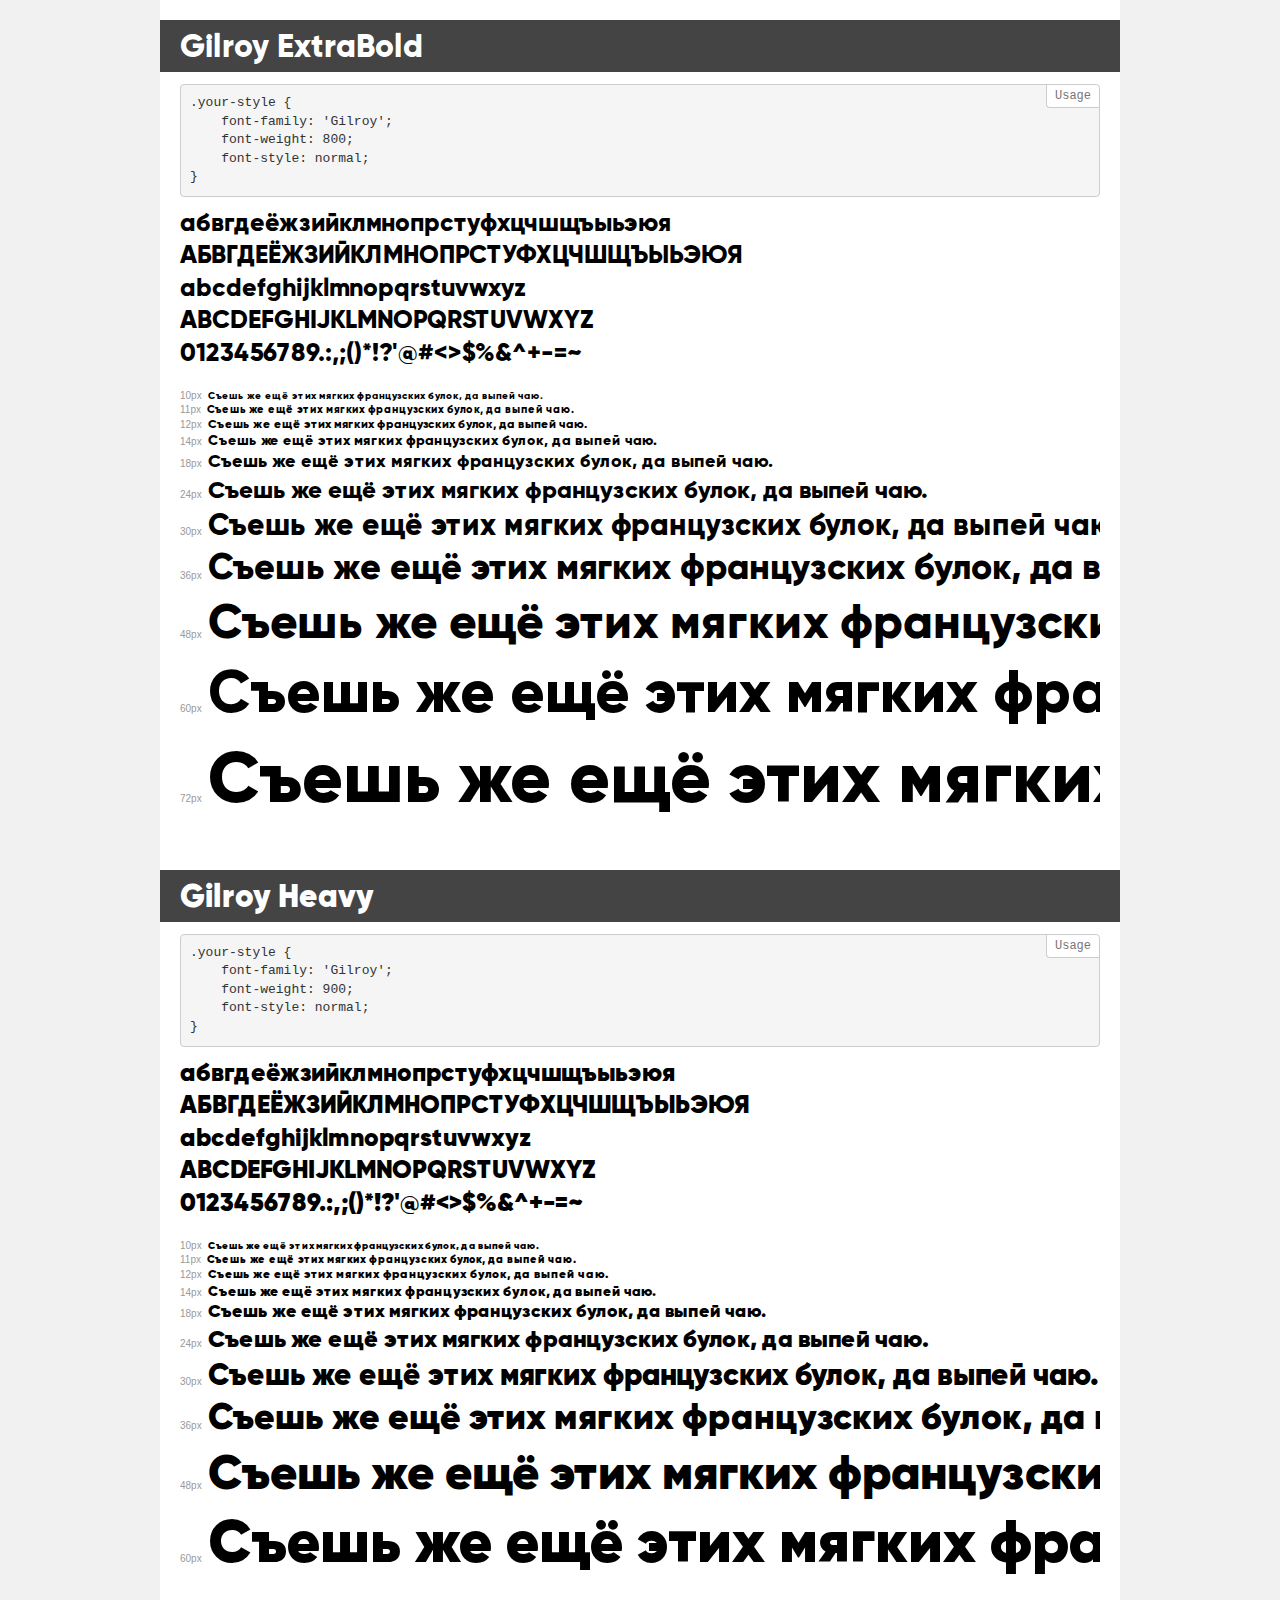
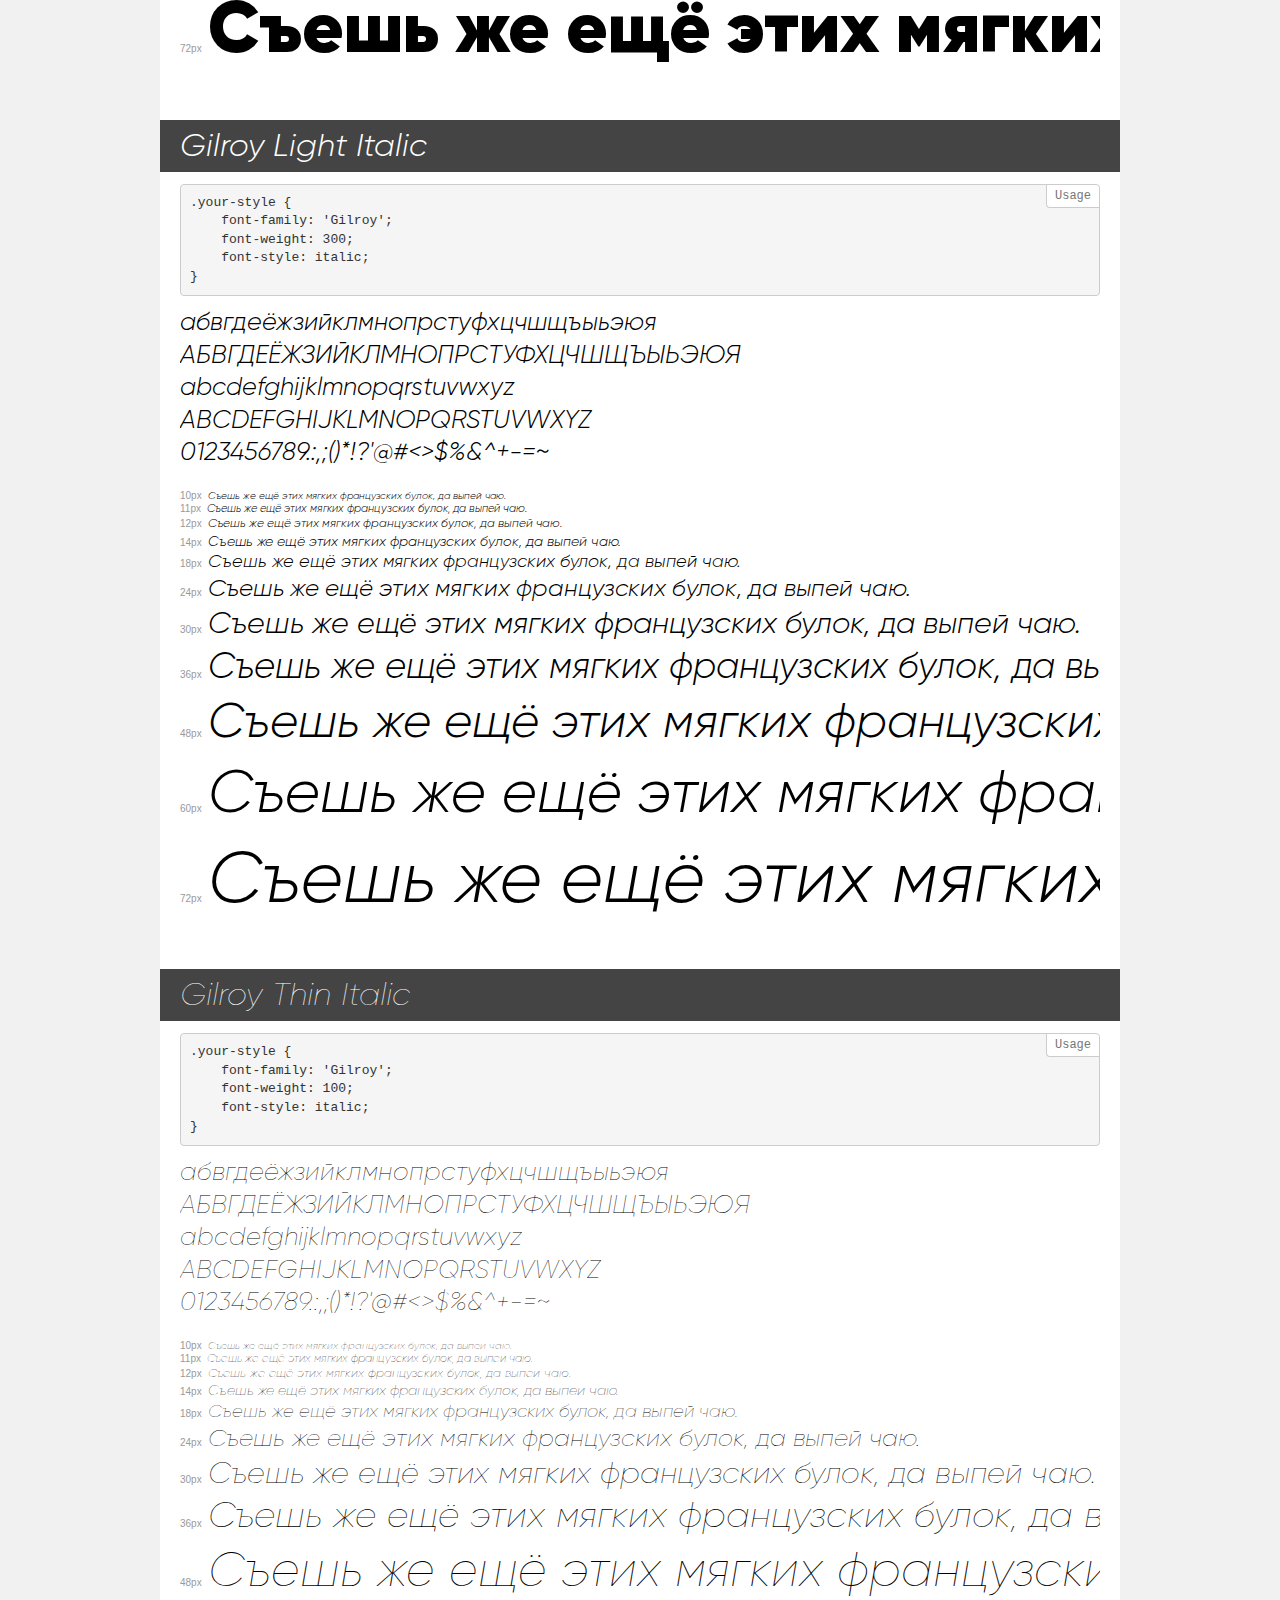
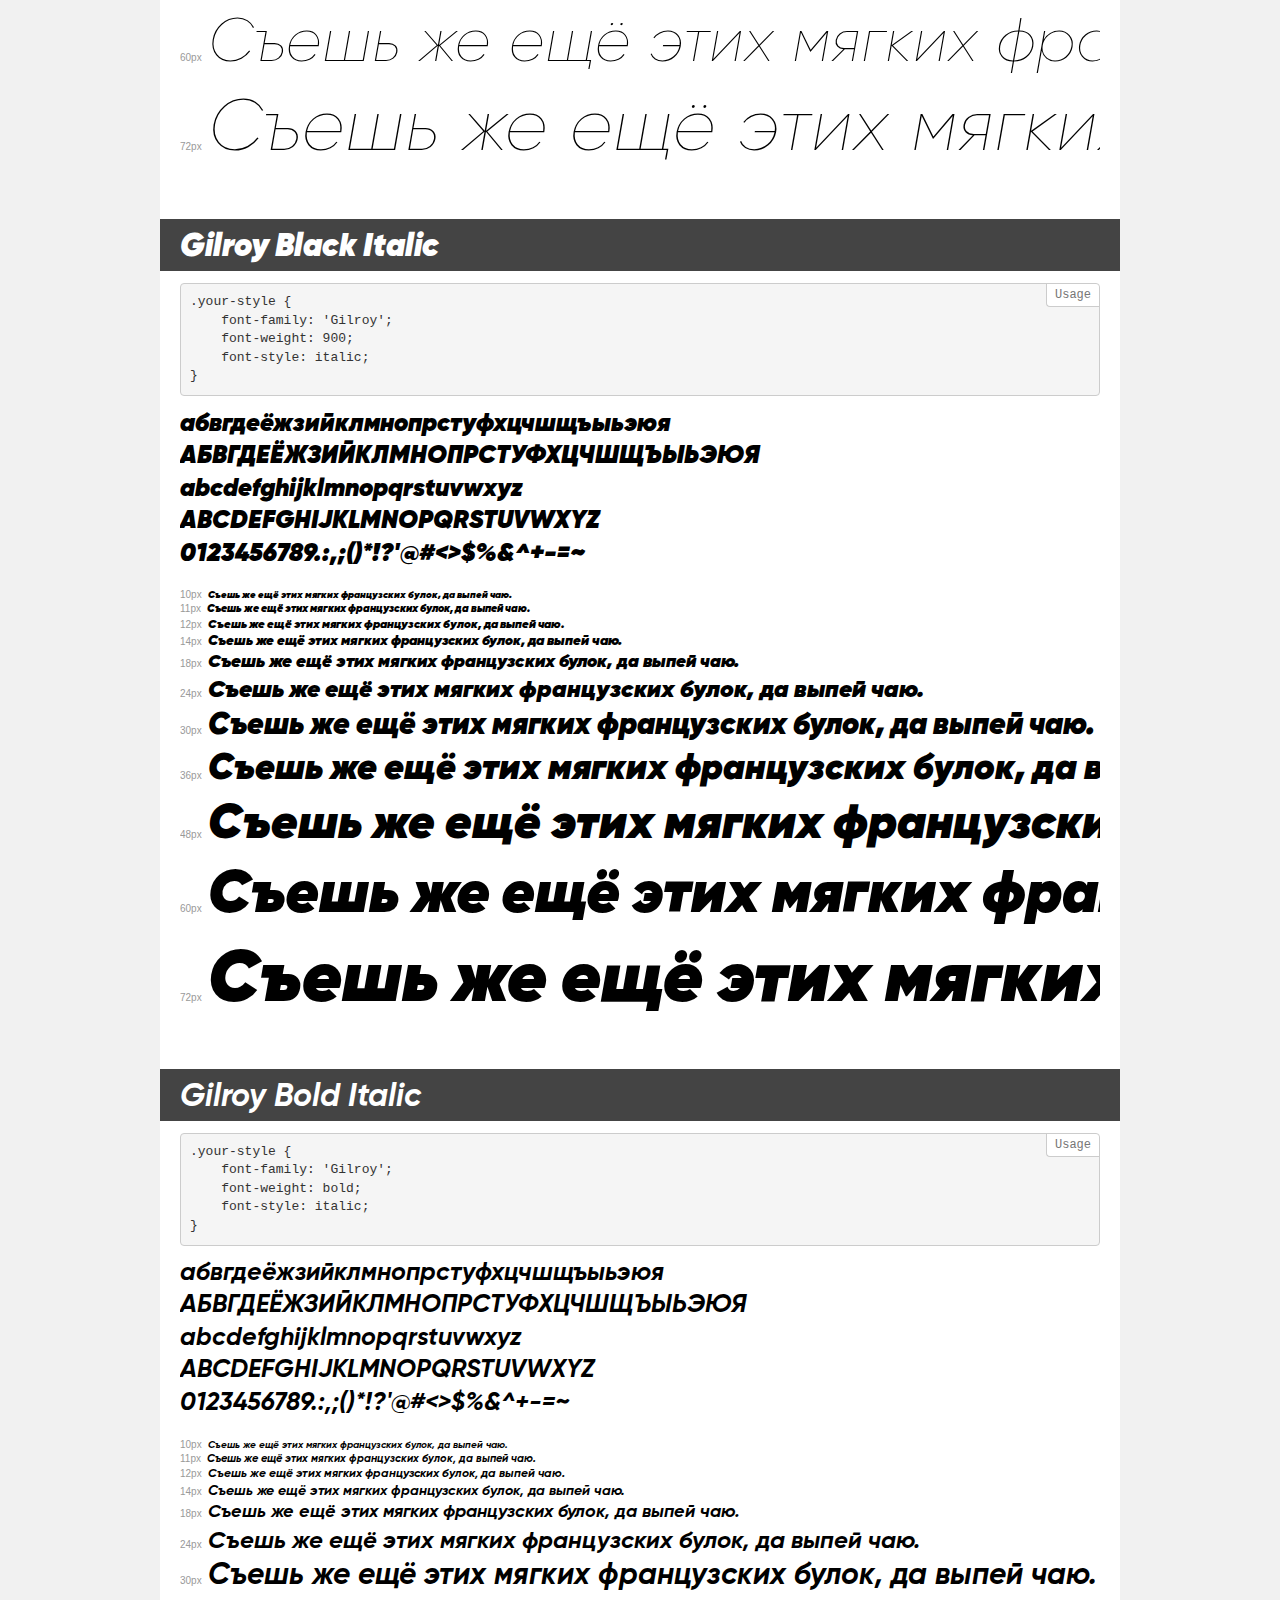
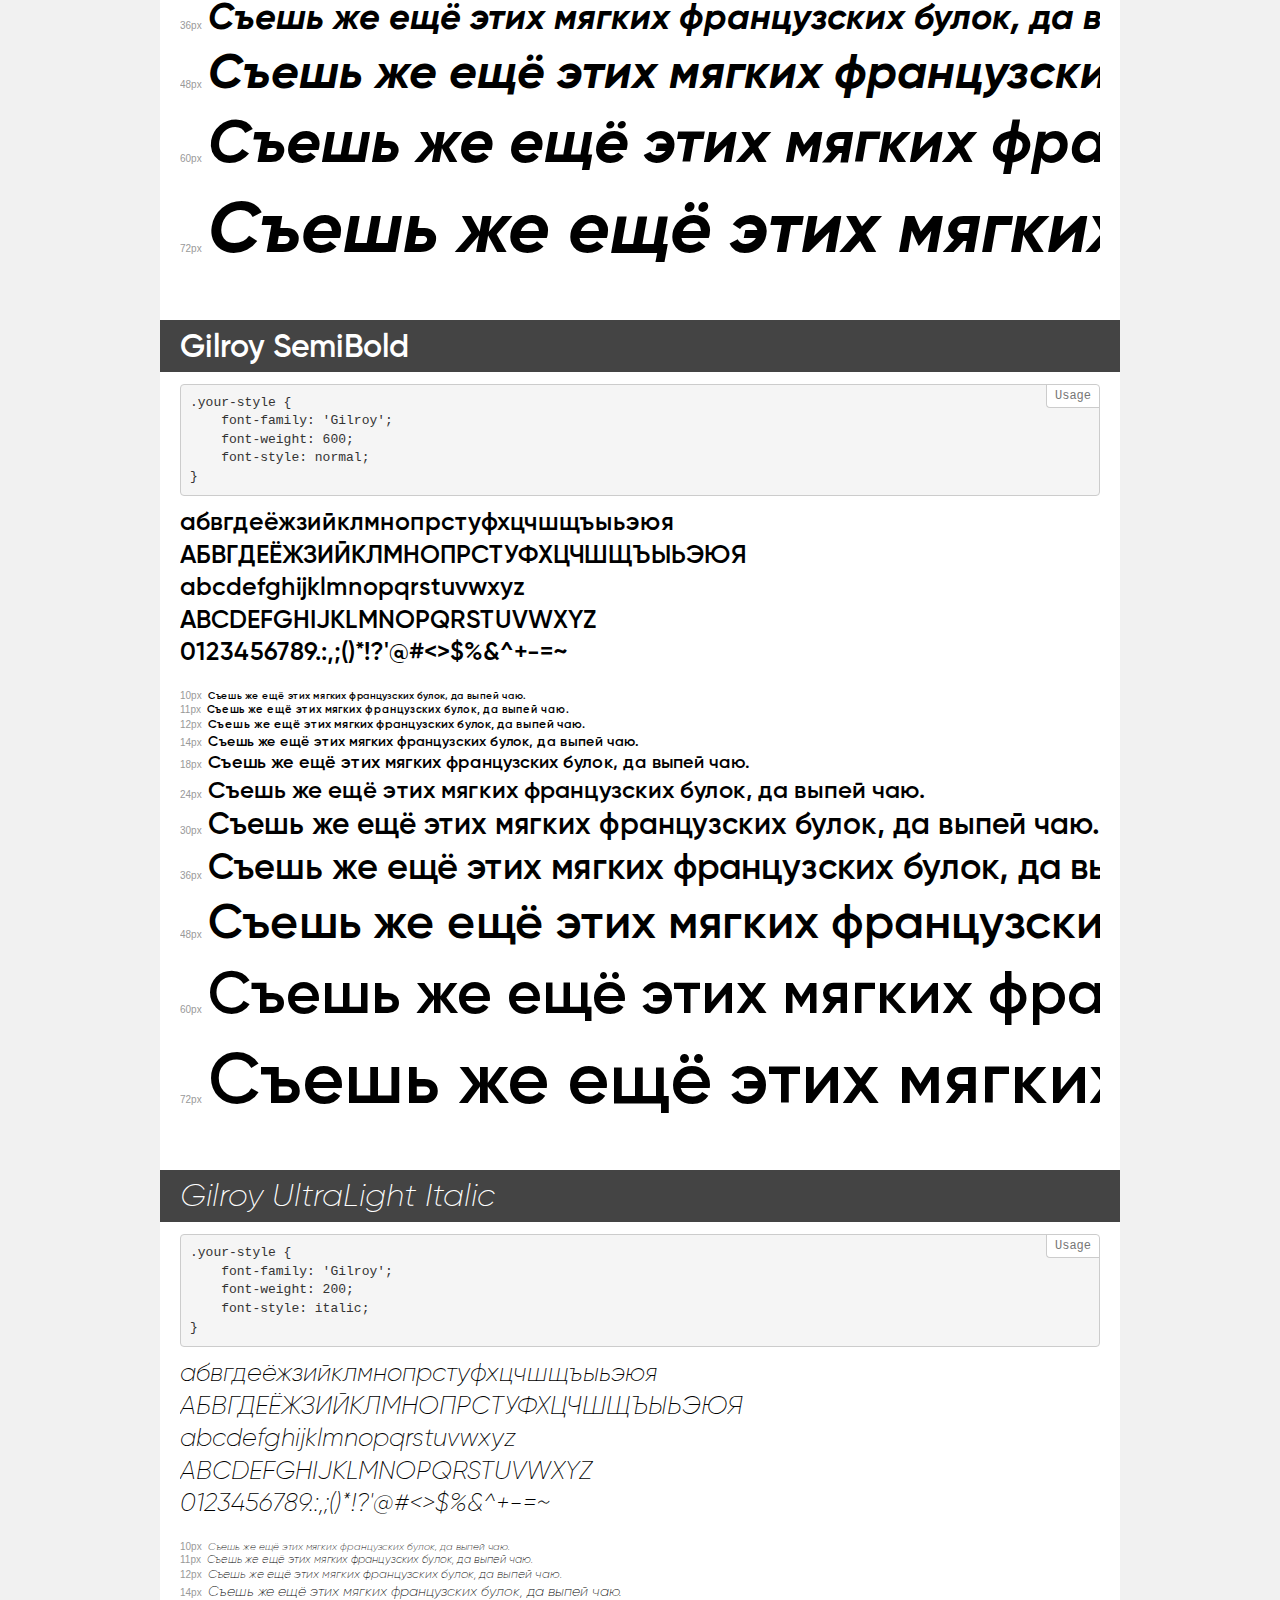
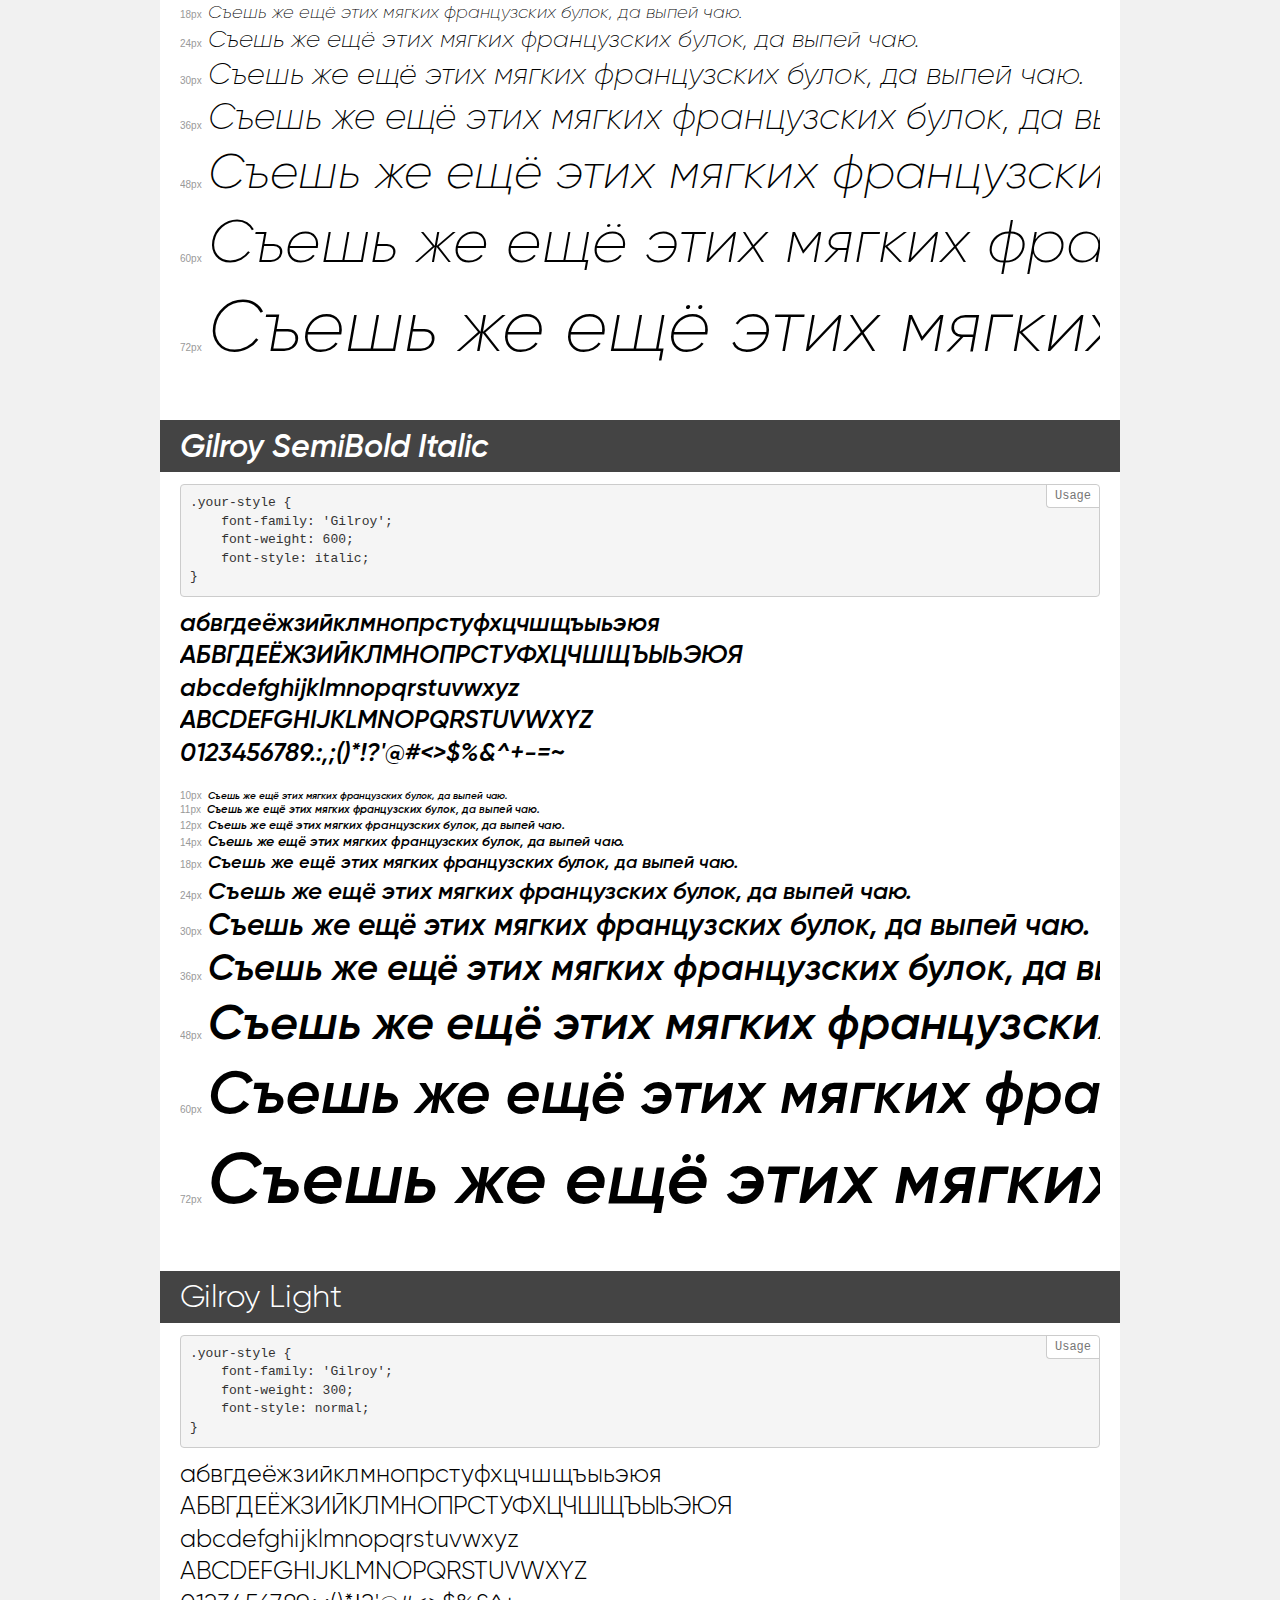
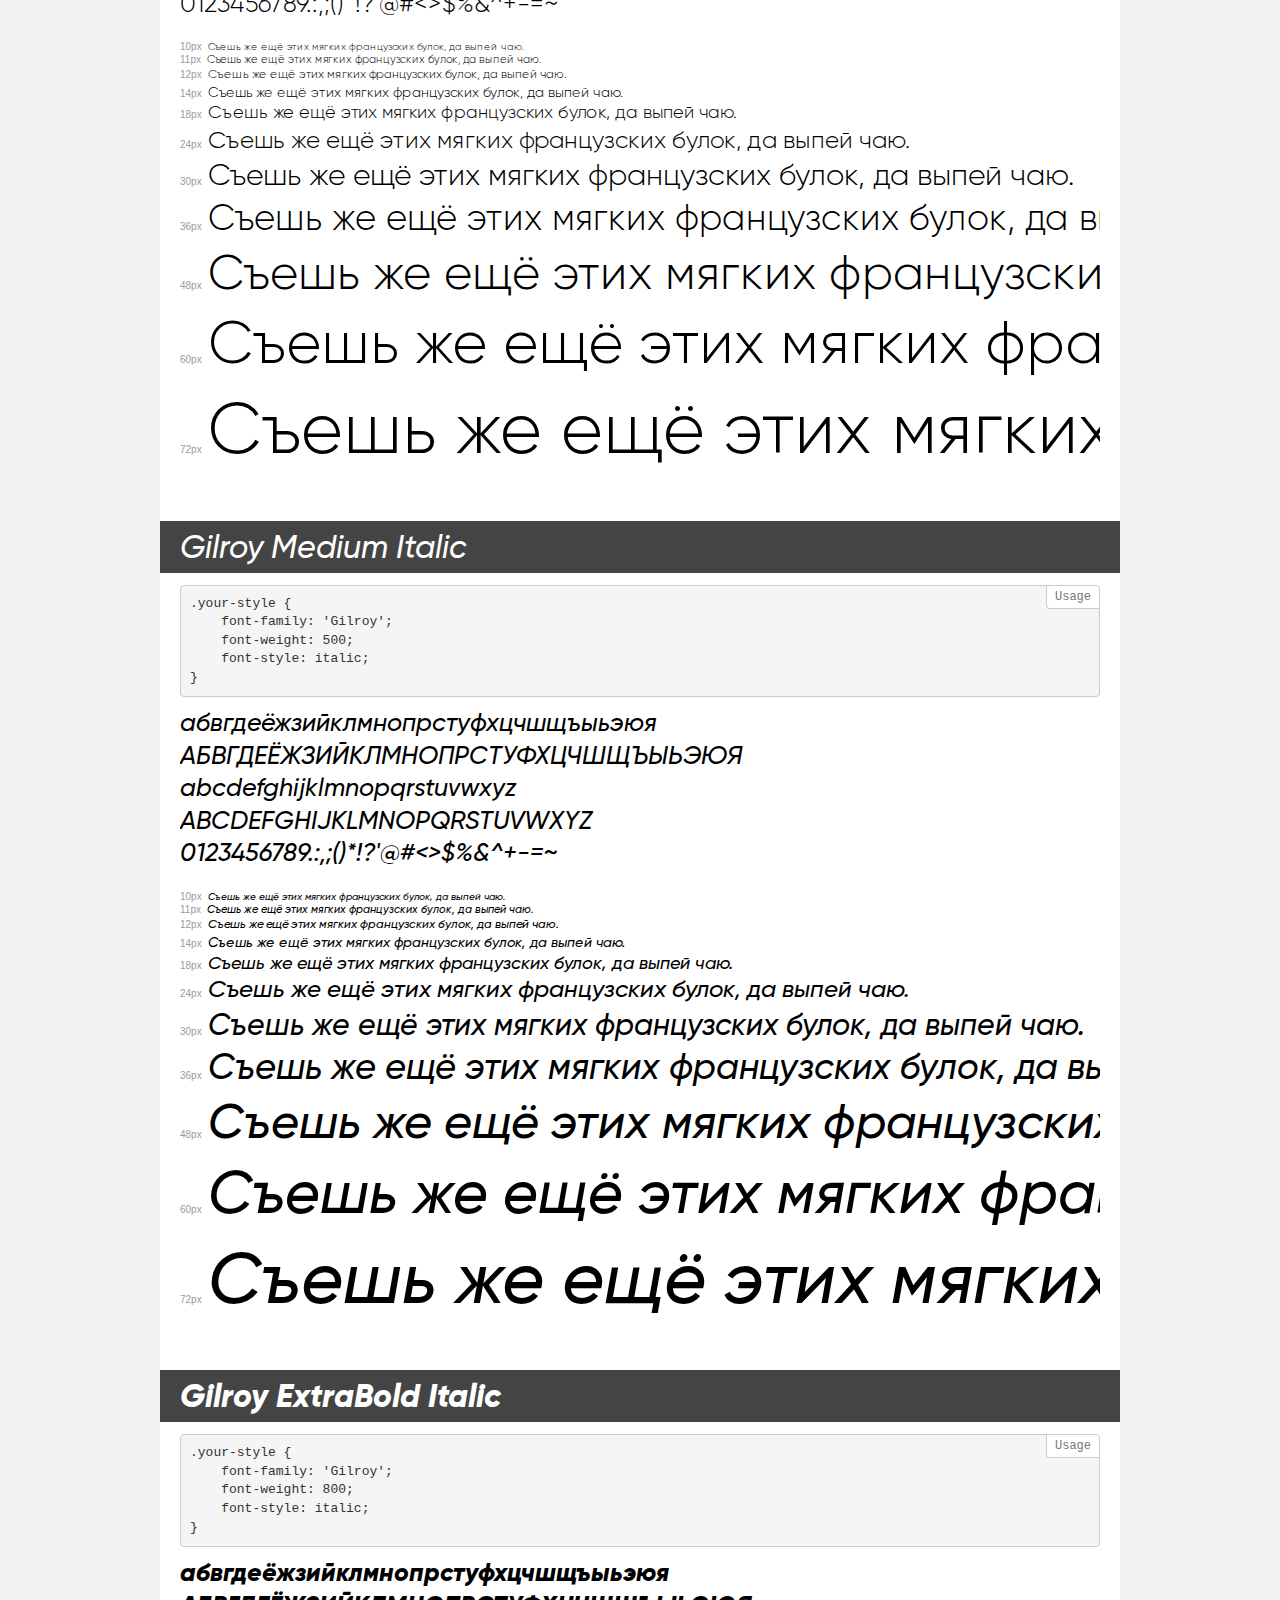
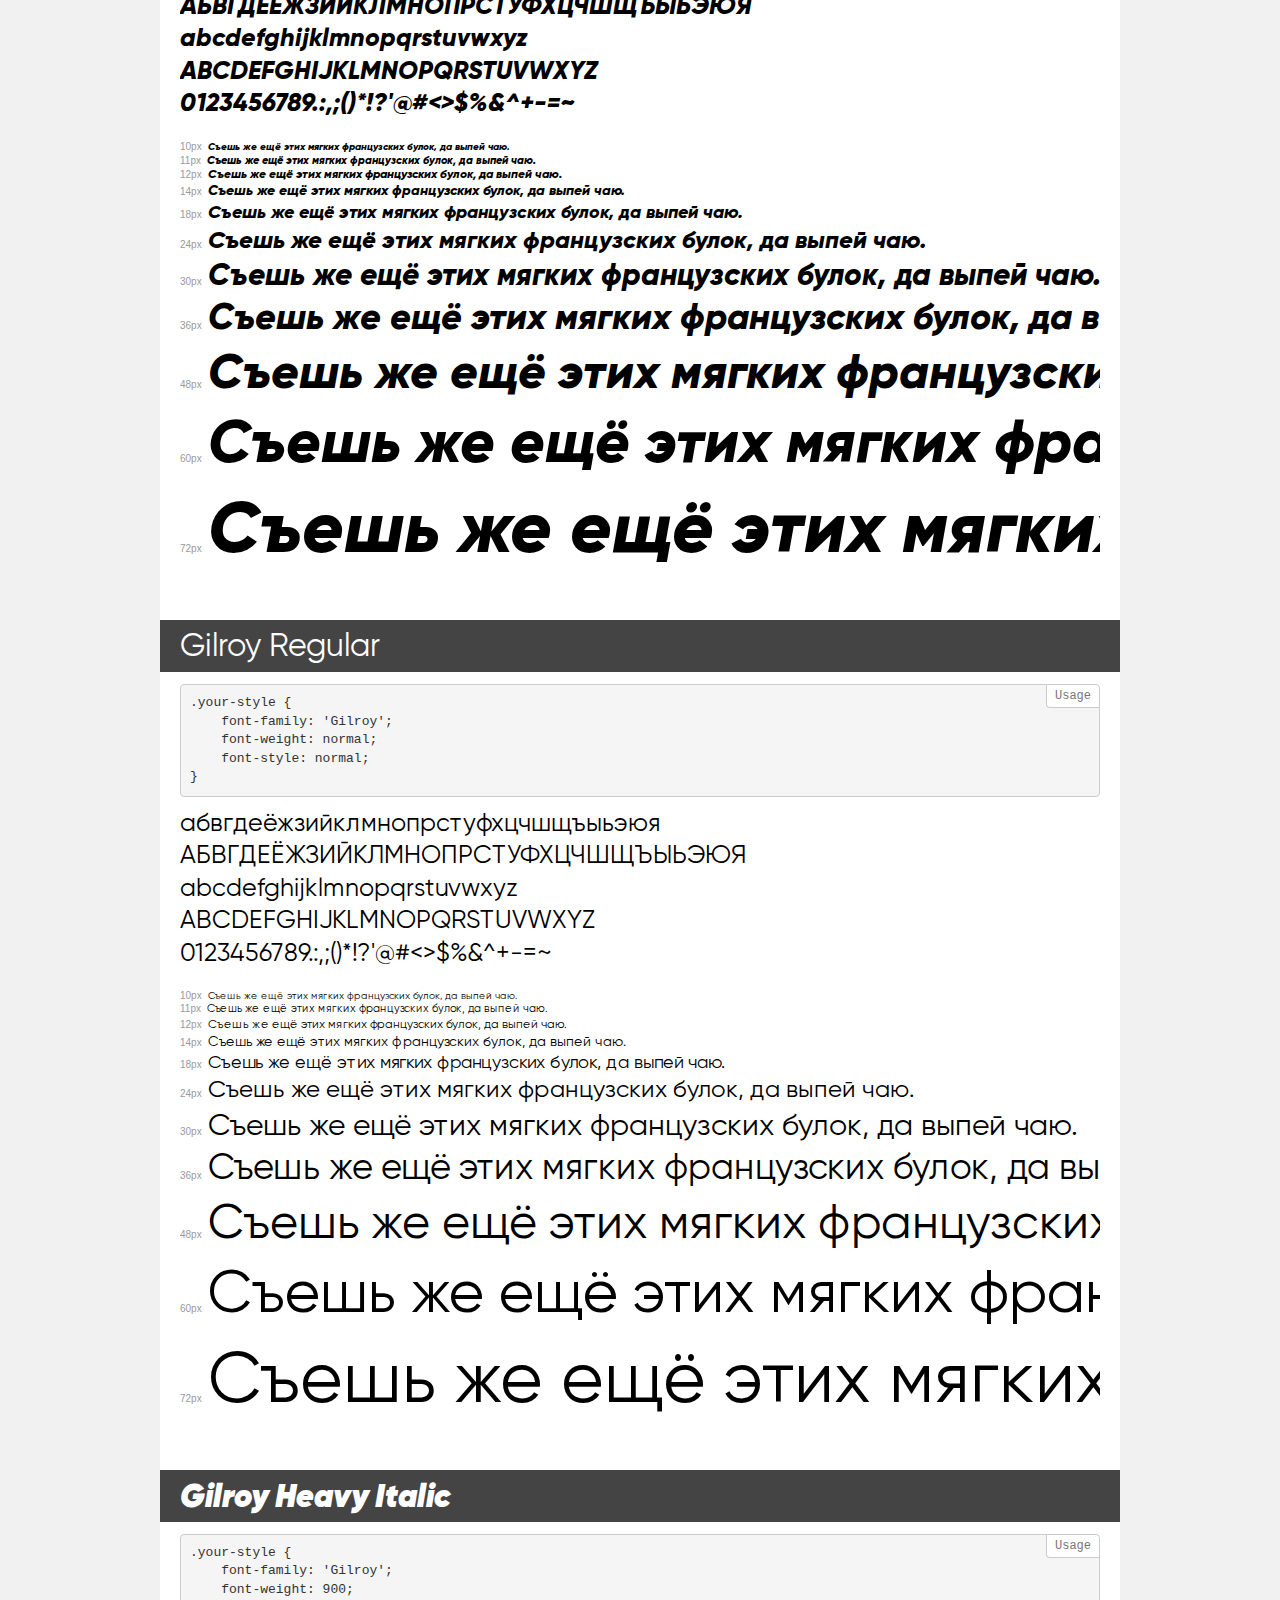
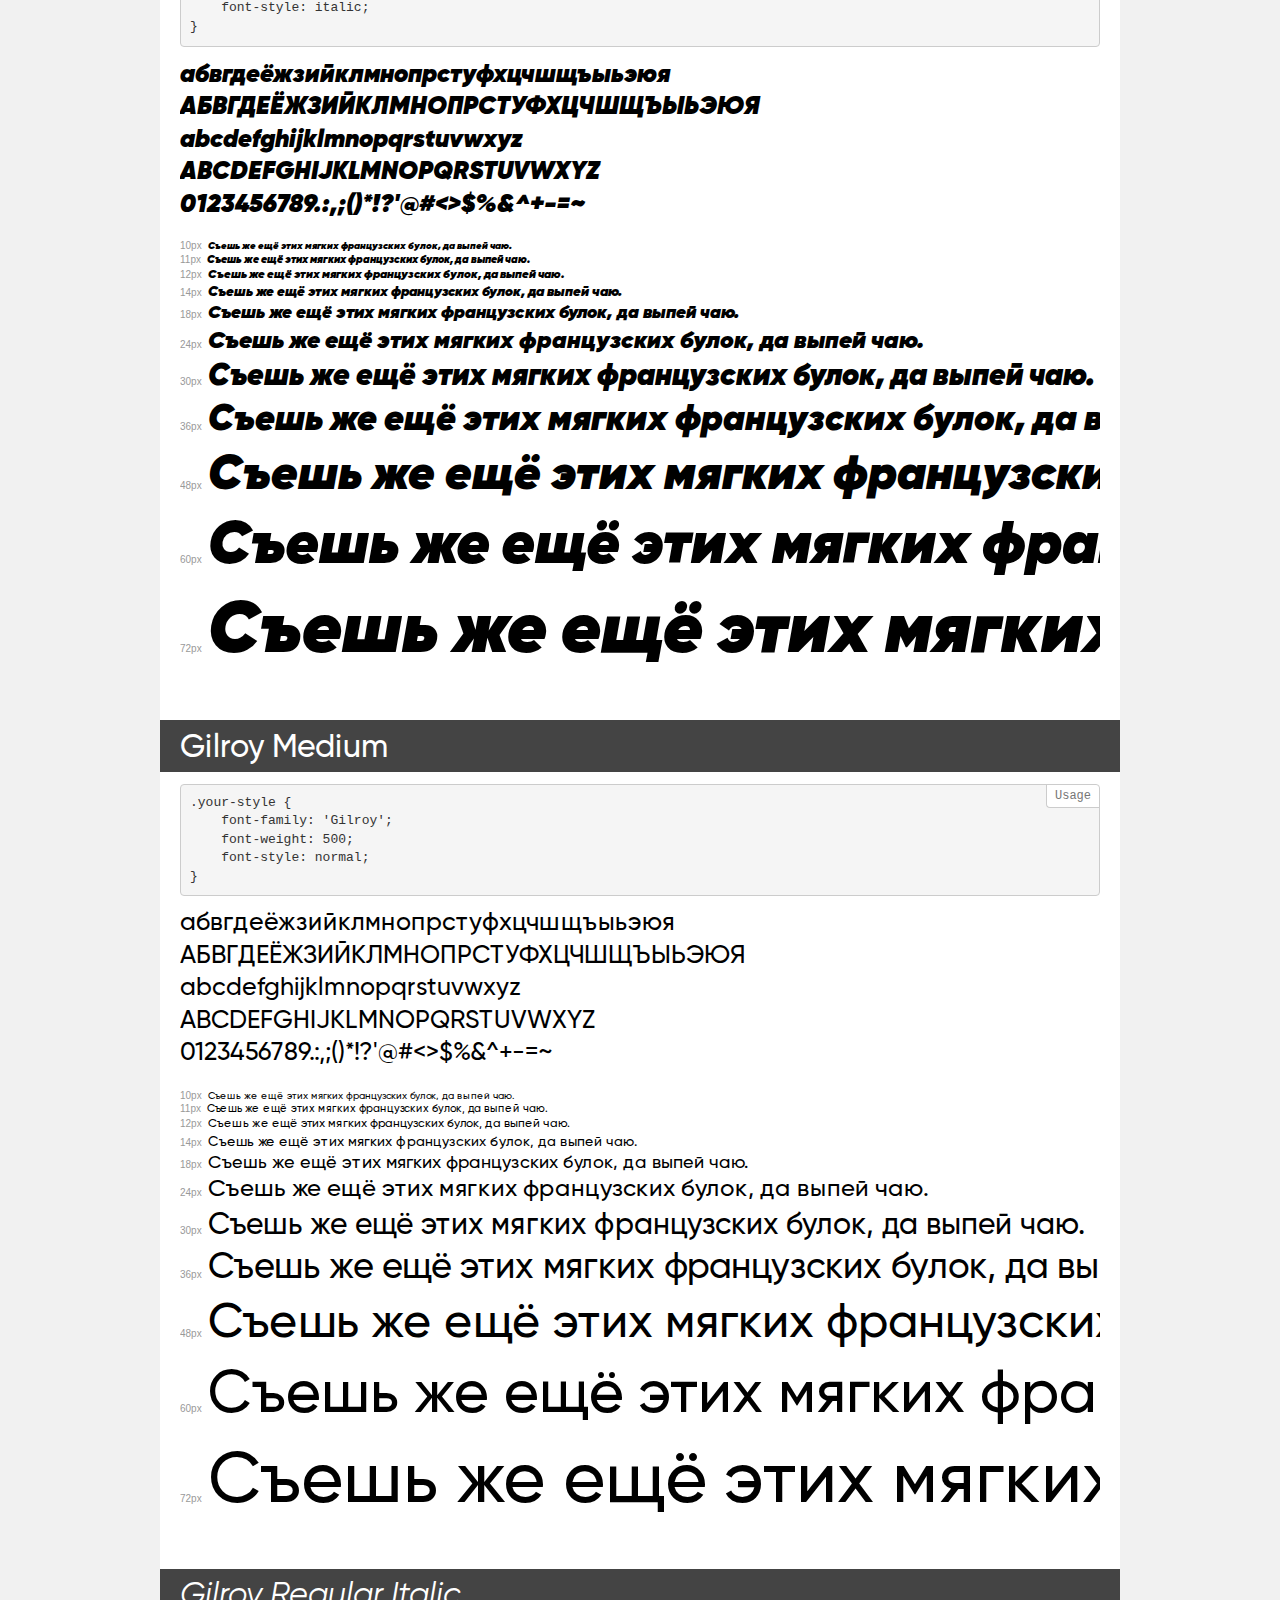
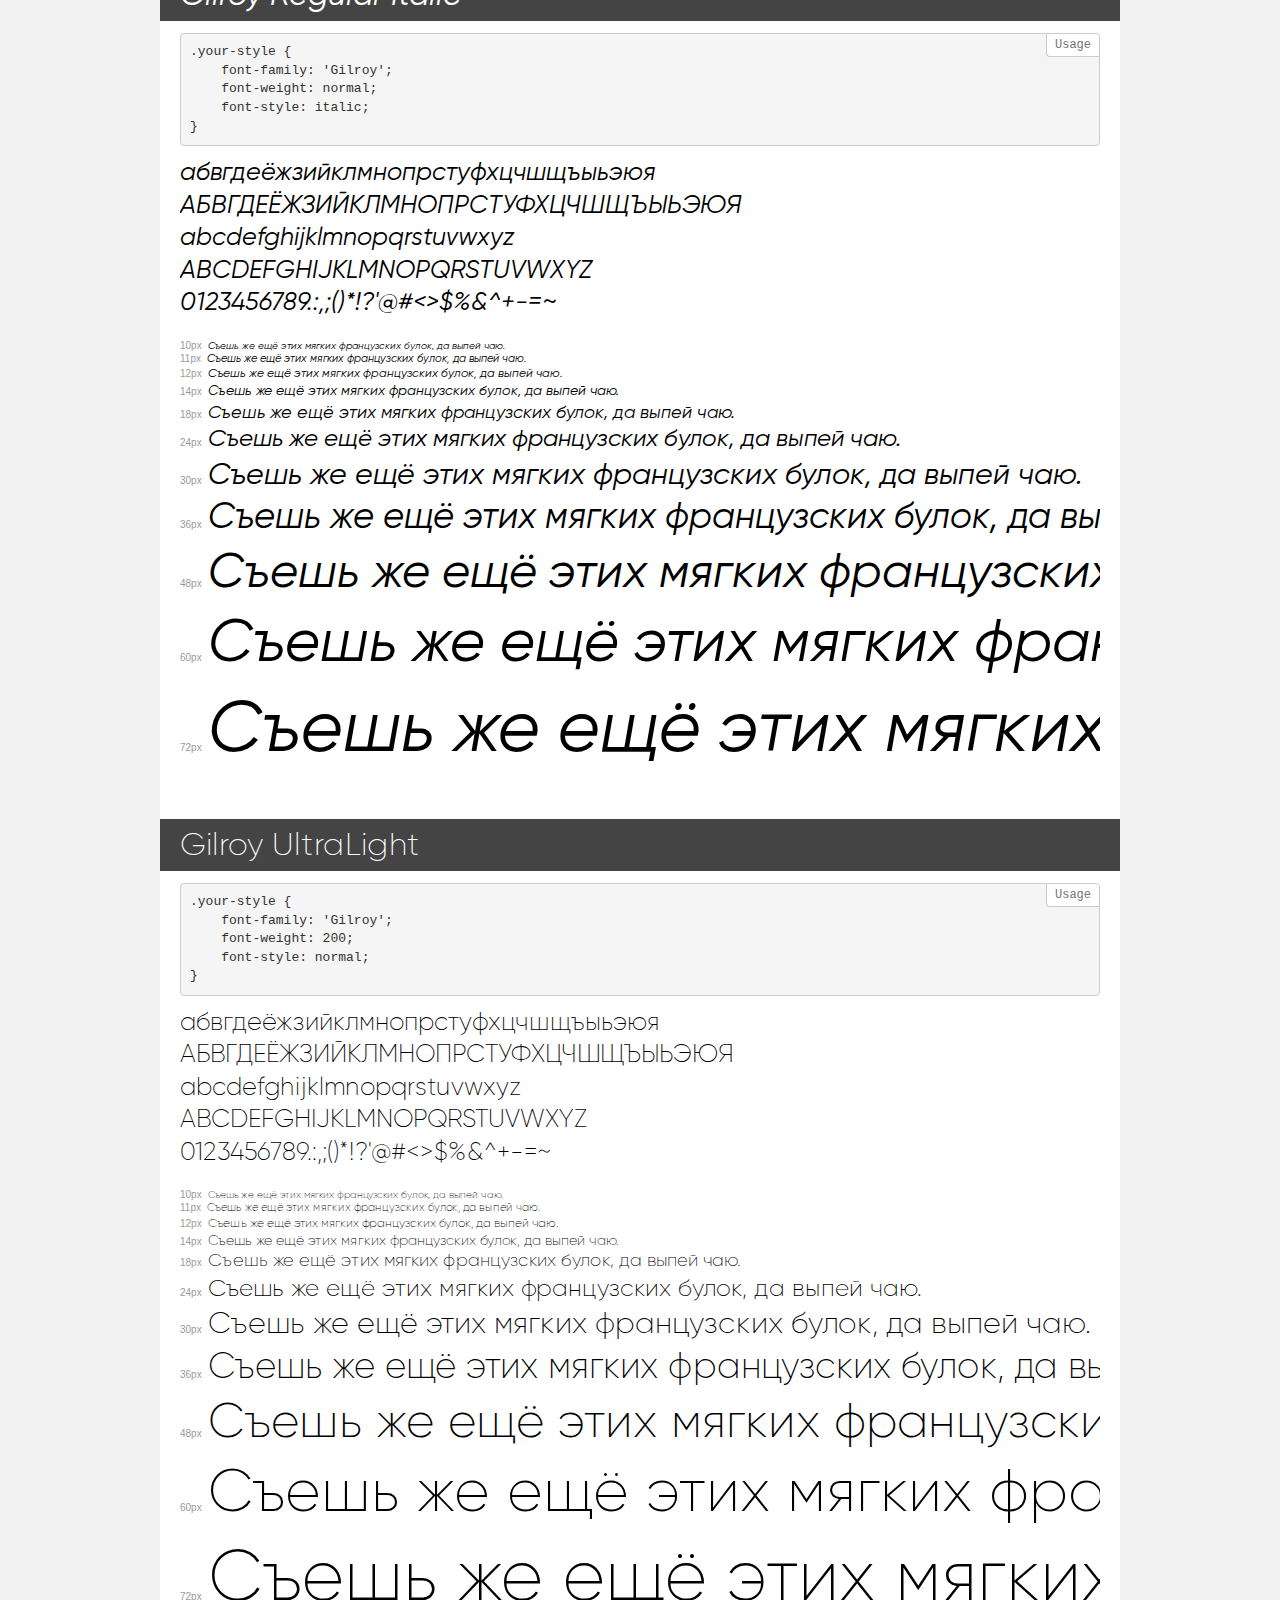
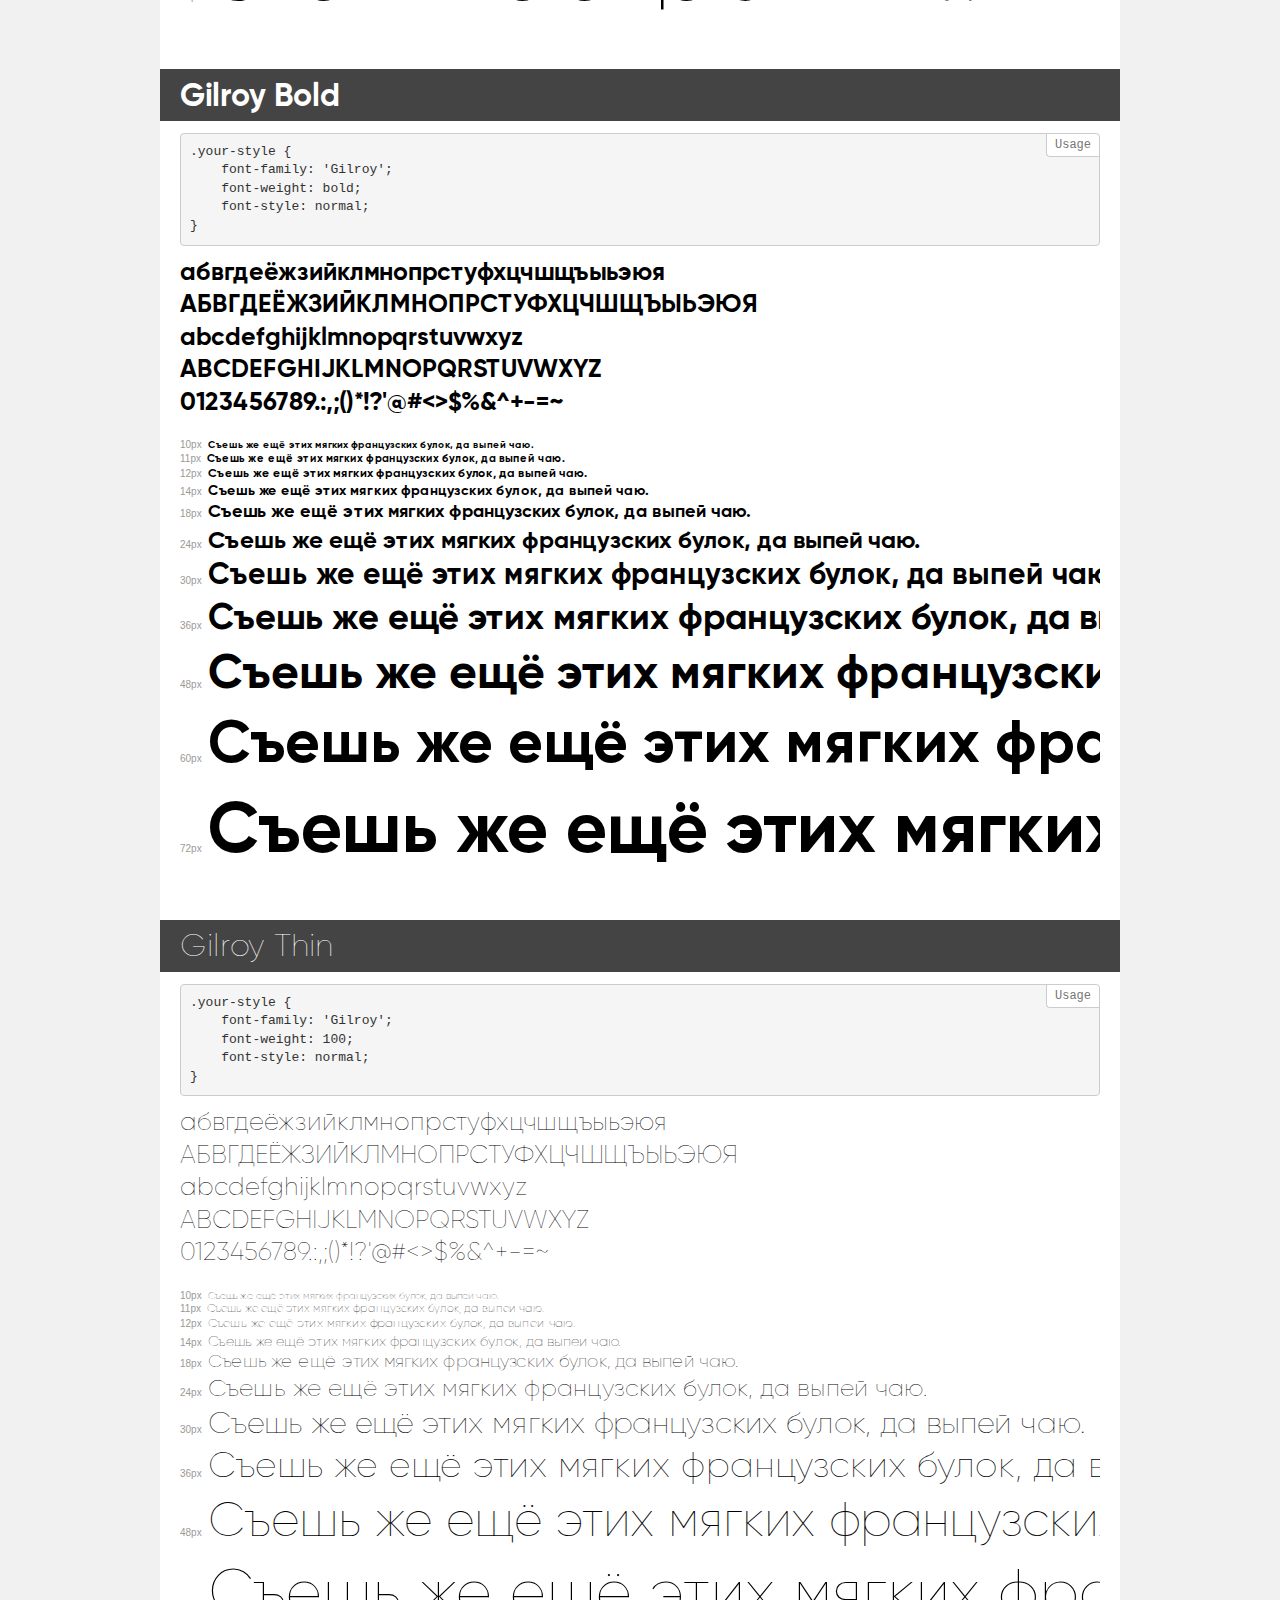
<file: DjangoСlub/static/res/fonts/Gilroy/demo.html>
<!DOCTYPE html>
<html>
<head>
    <meta charset="utf-8">
    <meta http-equiv="X-UA-Compatible" content="IE=edge">
    <meta name="viewport" content="width=device-width, initial-scale=1">
    <meta name="robots" content="noindex, noarchive">
    <meta name="format-detection" content="telephone=no">
    <title>Transfonter demo</title>
    <link href="stylesheet.css" rel="stylesheet">
    <style>
        /*
        http://meyerweb.com/eric/tools/css/reset/
        v2.0 | 20110126
        License: none (public domain)
        */
        html, body, div, span, applet, object, iframe,
        h1, h2, h3, h4, h5, h6, p, blockquote, pre,
        a, abbr, acronym, address, big, cite, code,
        del, dfn, em, img, ins, kbd, q, s, samp,
        small, strike, strong, sub, sup, tt, var,
        b, u, i, center,
        dl, dt, dd, ol, ul, li,
        fieldset, form, label, legend,
        table, caption, tbody, tfoot, thead, tr, th, td,
        article, aside, canvas, details, embed,
        figure, figcaption, footer, header, hgroup,
        menu, nav, output, ruby, section, summary,
        time, mark, audio, video {
            margin: 0;
            padding: 0;
            border: 0;
            font-size: 100%;
            font: inherit;
            vertical-align: baseline;
        }
        /* HTML5 display-role reset for older browsers */
        article, aside, details, figcaption, figure,
        footer, header, hgroup, menu, nav, section {
            display: block;
        }
        body {
            line-height: 1;
        }
        ol, ul {
            list-style: none;
        }
        blockquote, q {
            quotes: none;
        }
        blockquote:before, blockquote:after,
        q:before, q:after {
            content: '';
            content: none;
        }
        table {
            border-collapse: collapse;
            border-spacing: 0;
        }
        /* common styles */
        body {
            background: #f1f1f1;
            color: #000;
        }
        .page {
            background: #fff;
            width: 920px;
            margin: 0 auto;
            padding: 20px 20px 0 20px;
            overflow: hidden;
        }
        .font-container {
            overflow-x: auto;
            overflow-y: hidden;
            margin-bottom: 40px;
            line-height: 1.3;
            white-space: nowrap;
            padding-bottom: 5px;
        }
        h1 {
            position: relative;
            background: #444;
            font-size: 32px;
            color: #fff;
            padding: 10px 20px;
            margin: 0 -20px 12px -20px;
        }
        .letters {
            font-size: 25px;
            margin-bottom: 20px;
        }
        .s10:before {
            content: '10px';
        }
        .s11:before {
            content: '11px';
        }
        .s12:before {
            content: '12px';
        }
        .s14:before {
            content: '14px';
        }
        .s18:before {
            content: '18px';
        }
        .s24:before {
            content: '24px';
        }
        .s30:before {
            content: '30px';
        }
        .s36:before {
            content: '36px';
        }
        .s48:before {
            content: '48px';
        }
        .s60:before {
            content: '60px';
        }
        .s72:before {
            content: '72px';
        }
        .s10:before, .s11:before, .s12:before, .s14:before,
        .s18:before, .s24:before, .s30:before, .s36:before,
        .s48:before, .s60:before, .s72:before {
            font-family: Arial, sans-serif;
            font-size: 10px;
            font-weight: normal;
            font-style: normal;
            color: #999;
            padding-right: 6px;
        }
        pre {
            display: block;
            position: relative;
            padding: 9px;
            margin: 0 0 10px;
            font-family: Monaco, Menlo, Consolas, "Courier New", monospace !important;
            font-size: 13px;
            line-height: 1.428571429;
            color: #333;
            font-weight: normal !important;
            font-style: normal !important;
            background-color: #f5f5f5;
            border: 1px solid #ccc;
            overflow-x: auto;
            border-radius: 4px;
        }
        pre:after {
            display: block;
            position: absolute;
            right: 0;
            top: 0;
            content: 'Usage';
            line-height: 1;
            padding: 5px 8px;
            font-size: 12px;
            color: #767676;
            background-color: #fff;
            border: 1px solid #ccc;
            border-right: none;
            border-top: none;
            border-radius: 0 4px 0 4px;
            z-index: 10;
        }
        /* responsive */
        @media (max-width: 959px) {
            .page {
                width: auto;
                margin: 0;
            }
        }
    </style>
</head>
<body>
<div class="page">
    <div class="demo" style="font-family: 'Gilroy'; font-weight: 800; font-style: normal;">
        <h1>Gilroy ExtraBold</h1>
        <pre>.your-style {
    font-family: 'Gilroy';
    font-weight: 800;
    font-style: normal;
}</pre>
        <div class="font-container">
            <p class="letters">
                абвгдеёжзийклмнопрстуфхцчшщъыьэюя<br>
АБВГДЕЁЖЗИЙКЛМНОПРСТУФХЦЧШЩЪЫЬЭЮЯ<br>
abcdefghijklmnopqrstuvwxyz<br>
ABCDEFGHIJKLMNOPQRSTUVWXYZ<br>
                0123456789.:,;()*!?'@#<>$%&^+-=~
            </p>
            <p class="s10" style="font-size: 10px;">Съешь же ещё этих мягких французских булок, да выпей чаю.</p>
            <p class="s11" style="font-size: 11px;">Съешь же ещё этих мягких французских булок, да выпей чаю.</p>
            <p class="s12" style="font-size: 12px;">Съешь же ещё этих мягких французских булок, да выпей чаю.</p>
            <p class="s14" style="font-size: 14px;">Съешь же ещё этих мягких французских булок, да выпей чаю.</p>
            <p class="s18" style="font-size: 18px;">Съешь же ещё этих мягких французских булок, да выпей чаю.</p>
            <p class="s24" style="font-size: 24px;">Съешь же ещё этих мягких французских булок, да выпей чаю.</p>
            <p class="s30" style="font-size: 30px;">Съешь же ещё этих мягких французских булок, да выпей чаю.</p>
            <p class="s36" style="font-size: 36px;">Съешь же ещё этих мягких французских булок, да выпей чаю.</p>
            <p class="s48" style="font-size: 48px;">Съешь же ещё этих мягких французских булок, да выпей чаю.</p>
            <p class="s60" style="font-size: 60px;">Съешь же ещё этих мягких французских булок, да выпей чаю.</p>
            <p class="s72" style="font-size: 72px;">Съешь же ещё этих мягких французских булок, да выпей чаю.</p>
        </div>
    </div>
    <div class="demo" style="font-family: 'Gilroy'; font-weight: 900; font-style: normal;">
        <h1>Gilroy Heavy</h1>
        <pre>.your-style {
    font-family: 'Gilroy';
    font-weight: 900;
    font-style: normal;
}</pre>
        <div class="font-container">
            <p class="letters">
                абвгдеёжзийклмнопрстуфхцчшщъыьэюя<br>
АБВГДЕЁЖЗИЙКЛМНОПРСТУФХЦЧШЩЪЫЬЭЮЯ<br>
abcdefghijklmnopqrstuvwxyz<br>
ABCDEFGHIJKLMNOPQRSTUVWXYZ<br>
                0123456789.:,;()*!?'@#<>$%&^+-=~
            </p>
            <p class="s10" style="font-size: 10px;">Съешь же ещё этих мягких французских булок, да выпей чаю.</p>
            <p class="s11" style="font-size: 11px;">Съешь же ещё этих мягких французских булок, да выпей чаю.</p>
            <p class="s12" style="font-size: 12px;">Съешь же ещё этих мягких французских булок, да выпей чаю.</p>
            <p class="s14" style="font-size: 14px;">Съешь же ещё этих мягких французских булок, да выпей чаю.</p>
            <p class="s18" style="font-size: 18px;">Съешь же ещё этих мягких французских булок, да выпей чаю.</p>
            <p class="s24" style="font-size: 24px;">Съешь же ещё этих мягких французских булок, да выпей чаю.</p>
            <p class="s30" style="font-size: 30px;">Съешь же ещё этих мягких французских булок, да выпей чаю.</p>
            <p class="s36" style="font-size: 36px;">Съешь же ещё этих мягких французских булок, да выпей чаю.</p>
            <p class="s48" style="font-size: 48px;">Съешь же ещё этих мягких французских булок, да выпей чаю.</p>
            <p class="s60" style="font-size: 60px;">Съешь же ещё этих мягких французских булок, да выпей чаю.</p>
            <p class="s72" style="font-size: 72px;">Съешь же ещё этих мягких французских булок, да выпей чаю.</p>
        </div>
    </div>
    <div class="demo" style="font-family: 'Gilroy'; font-weight: 300; font-style: italic;">
        <h1>Gilroy Light Italic</h1>
        <pre>.your-style {
    font-family: 'Gilroy';
    font-weight: 300;
    font-style: italic;
}</pre>
        <div class="font-container">
            <p class="letters">
                абвгдеёжзийклмнопрстуфхцчшщъыьэюя<br>
АБВГДЕЁЖЗИЙКЛМНОПРСТУФХЦЧШЩЪЫЬЭЮЯ<br>
abcdefghijklmnopqrstuvwxyz<br>
ABCDEFGHIJKLMNOPQRSTUVWXYZ<br>
                0123456789.:,;()*!?'@#<>$%&^+-=~
            </p>
            <p class="s10" style="font-size: 10px;">Съешь же ещё этих мягких французских булок, да выпей чаю.</p>
            <p class="s11" style="font-size: 11px;">Съешь же ещё этих мягких французских булок, да выпей чаю.</p>
            <p class="s12" style="font-size: 12px;">Съешь же ещё этих мягких французских булок, да выпей чаю.</p>
            <p class="s14" style="font-size: 14px;">Съешь же ещё этих мягких французских булок, да выпей чаю.</p>
            <p class="s18" style="font-size: 18px;">Съешь же ещё этих мягких французских булок, да выпей чаю.</p>
            <p class="s24" style="font-size: 24px;">Съешь же ещё этих мягких французских булок, да выпей чаю.</p>
            <p class="s30" style="font-size: 30px;">Съешь же ещё этих мягких французских булок, да выпей чаю.</p>
            <p class="s36" style="font-size: 36px;">Съешь же ещё этих мягких французских булок, да выпей чаю.</p>
            <p class="s48" style="font-size: 48px;">Съешь же ещё этих мягких французских булок, да выпей чаю.</p>
            <p class="s60" style="font-size: 60px;">Съешь же ещё этих мягких французских булок, да выпей чаю.</p>
            <p class="s72" style="font-size: 72px;">Съешь же ещё этих мягких французских булок, да выпей чаю.</p>
        </div>
    </div>
    <div class="demo" style="font-family: 'Gilroy'; font-weight: 100; font-style: italic;">
        <h1>Gilroy Thin Italic</h1>
        <pre>.your-style {
    font-family: 'Gilroy';
    font-weight: 100;
    font-style: italic;
}</pre>
        <div class="font-container">
            <p class="letters">
                абвгдеёжзийклмнопрстуфхцчшщъыьэюя<br>
АБВГДЕЁЖЗИЙКЛМНОПРСТУФХЦЧШЩЪЫЬЭЮЯ<br>
abcdefghijklmnopqrstuvwxyz<br>
ABCDEFGHIJKLMNOPQRSTUVWXYZ<br>
                0123456789.:,;()*!?'@#<>$%&^+-=~
            </p>
            <p class="s10" style="font-size: 10px;">Съешь же ещё этих мягких французских булок, да выпей чаю.</p>
            <p class="s11" style="font-size: 11px;">Съешь же ещё этих мягких французских булок, да выпей чаю.</p>
            <p class="s12" style="font-size: 12px;">Съешь же ещё этих мягких французских булок, да выпей чаю.</p>
            <p class="s14" style="font-size: 14px;">Съешь же ещё этих мягких французских булок, да выпей чаю.</p>
            <p class="s18" style="font-size: 18px;">Съешь же ещё этих мягких французских булок, да выпей чаю.</p>
            <p class="s24" style="font-size: 24px;">Съешь же ещё этих мягких французских булок, да выпей чаю.</p>
            <p class="s30" style="font-size: 30px;">Съешь же ещё этих мягких французских булок, да выпей чаю.</p>
            <p class="s36" style="font-size: 36px;">Съешь же ещё этих мягких французских булок, да выпей чаю.</p>
            <p class="s48" style="font-size: 48px;">Съешь же ещё этих мягких французских булок, да выпей чаю.</p>
            <p class="s60" style="font-size: 60px;">Съешь же ещё этих мягких французских булок, да выпей чаю.</p>
            <p class="s72" style="font-size: 72px;">Съешь же ещё этих мягких французских булок, да выпей чаю.</p>
        </div>
    </div>
    <div class="demo" style="font-family: 'Gilroy'; font-weight: 900; font-style: italic;">
        <h1>Gilroy Black Italic</h1>
        <pre>.your-style {
    font-family: 'Gilroy';
    font-weight: 900;
    font-style: italic;
}</pre>
        <div class="font-container">
            <p class="letters">
                абвгдеёжзийклмнопрстуфхцчшщъыьэюя<br>
АБВГДЕЁЖЗИЙКЛМНОПРСТУФХЦЧШЩЪЫЬЭЮЯ<br>
abcdefghijklmnopqrstuvwxyz<br>
ABCDEFGHIJKLMNOPQRSTUVWXYZ<br>
                0123456789.:,;()*!?'@#<>$%&^+-=~
            </p>
            <p class="s10" style="font-size: 10px;">Съешь же ещё этих мягких французских булок, да выпей чаю.</p>
            <p class="s11" style="font-size: 11px;">Съешь же ещё этих мягких французских булок, да выпей чаю.</p>
            <p class="s12" style="font-size: 12px;">Съешь же ещё этих мягких французских булок, да выпей чаю.</p>
            <p class="s14" style="font-size: 14px;">Съешь же ещё этих мягких французских булок, да выпей чаю.</p>
            <p class="s18" style="font-size: 18px;">Съешь же ещё этих мягких французских булок, да выпей чаю.</p>
            <p class="s24" style="font-size: 24px;">Съешь же ещё этих мягких французских булок, да выпей чаю.</p>
            <p class="s30" style="font-size: 30px;">Съешь же ещё этих мягких французских булок, да выпей чаю.</p>
            <p class="s36" style="font-size: 36px;">Съешь же ещё этих мягких французских булок, да выпей чаю.</p>
            <p class="s48" style="font-size: 48px;">Съешь же ещё этих мягких французских булок, да выпей чаю.</p>
            <p class="s60" style="font-size: 60px;">Съешь же ещё этих мягких французских булок, да выпей чаю.</p>
            <p class="s72" style="font-size: 72px;">Съешь же ещё этих мягких французских булок, да выпей чаю.</p>
        </div>
    </div>
    <div class="demo" style="font-family: 'Gilroy'; font-weight: bold; font-style: italic;">
        <h1>Gilroy Bold Italic</h1>
        <pre>.your-style {
    font-family: 'Gilroy';
    font-weight: bold;
    font-style: italic;
}</pre>
        <div class="font-container">
            <p class="letters">
                абвгдеёжзийклмнопрстуфхцчшщъыьэюя<br>
АБВГДЕЁЖЗИЙКЛМНОПРСТУФХЦЧШЩЪЫЬЭЮЯ<br>
abcdefghijklmnopqrstuvwxyz<br>
ABCDEFGHIJKLMNOPQRSTUVWXYZ<br>
                0123456789.:,;()*!?'@#<>$%&^+-=~
            </p>
            <p class="s10" style="font-size: 10px;">Съешь же ещё этих мягких французских булок, да выпей чаю.</p>
            <p class="s11" style="font-size: 11px;">Съешь же ещё этих мягких французских булок, да выпей чаю.</p>
            <p class="s12" style="font-size: 12px;">Съешь же ещё этих мягких французских булок, да выпей чаю.</p>
            <p class="s14" style="font-size: 14px;">Съешь же ещё этих мягких французских булок, да выпей чаю.</p>
            <p class="s18" style="font-size: 18px;">Съешь же ещё этих мягких французских булок, да выпей чаю.</p>
            <p class="s24" style="font-size: 24px;">Съешь же ещё этих мягких французских булок, да выпей чаю.</p>
            <p class="s30" style="font-size: 30px;">Съешь же ещё этих мягких французских булок, да выпей чаю.</p>
            <p class="s36" style="font-size: 36px;">Съешь же ещё этих мягких французских булок, да выпей чаю.</p>
            <p class="s48" style="font-size: 48px;">Съешь же ещё этих мягких французских булок, да выпей чаю.</p>
            <p class="s60" style="font-size: 60px;">Съешь же ещё этих мягких французских булок, да выпей чаю.</p>
            <p class="s72" style="font-size: 72px;">Съешь же ещё этих мягких французских булок, да выпей чаю.</p>
        </div>
    </div>
    <div class="demo" style="font-family: 'Gilroy'; font-weight: 600; font-style: normal;">
        <h1>Gilroy SemiBold</h1>
        <pre>.your-style {
    font-family: 'Gilroy';
    font-weight: 600;
    font-style: normal;
}</pre>
        <div class="font-container">
            <p class="letters">
                абвгдеёжзийклмнопрстуфхцчшщъыьэюя<br>
АБВГДЕЁЖЗИЙКЛМНОПРСТУФХЦЧШЩЪЫЬЭЮЯ<br>
abcdefghijklmnopqrstuvwxyz<br>
ABCDEFGHIJKLMNOPQRSTUVWXYZ<br>
                0123456789.:,;()*!?'@#<>$%&^+-=~
            </p>
            <p class="s10" style="font-size: 10px;">Съешь же ещё этих мягких французских булок, да выпей чаю.</p>
            <p class="s11" style="font-size: 11px;">Съешь же ещё этих мягких французских булок, да выпей чаю.</p>
            <p class="s12" style="font-size: 12px;">Съешь же ещё этих мягких французских булок, да выпей чаю.</p>
            <p class="s14" style="font-size: 14px;">Съешь же ещё этих мягких французских булок, да выпей чаю.</p>
            <p class="s18" style="font-size: 18px;">Съешь же ещё этих мягких французских булок, да выпей чаю.</p>
            <p class="s24" style="font-size: 24px;">Съешь же ещё этих мягких французских булок, да выпей чаю.</p>
            <p class="s30" style="font-size: 30px;">Съешь же ещё этих мягких французских булок, да выпей чаю.</p>
            <p class="s36" style="font-size: 36px;">Съешь же ещё этих мягких французских булок, да выпей чаю.</p>
            <p class="s48" style="font-size: 48px;">Съешь же ещё этих мягких французских булок, да выпей чаю.</p>
            <p class="s60" style="font-size: 60px;">Съешь же ещё этих мягких французских булок, да выпей чаю.</p>
            <p class="s72" style="font-size: 72px;">Съешь же ещё этих мягких французских булок, да выпей чаю.</p>
        </div>
    </div>
    <div class="demo" style="font-family: 'Gilroy'; font-weight: 200; font-style: italic;">
        <h1>Gilroy UltraLight Italic</h1>
        <pre>.your-style {
    font-family: 'Gilroy';
    font-weight: 200;
    font-style: italic;
}</pre>
        <div class="font-container">
            <p class="letters">
                абвгдеёжзийклмнопрстуфхцчшщъыьэюя<br>
АБВГДЕЁЖЗИЙКЛМНОПРСТУФХЦЧШЩЪЫЬЭЮЯ<br>
abcdefghijklmnopqrstuvwxyz<br>
ABCDEFGHIJKLMNOPQRSTUVWXYZ<br>
                0123456789.:,;()*!?'@#<>$%&^+-=~
            </p>
            <p class="s10" style="font-size: 10px;">Съешь же ещё этих мягких французских булок, да выпей чаю.</p>
            <p class="s11" style="font-size: 11px;">Съешь же ещё этих мягких французских булок, да выпей чаю.</p>
            <p class="s12" style="font-size: 12px;">Съешь же ещё этих мягких французских булок, да выпей чаю.</p>
            <p class="s14" style="font-size: 14px;">Съешь же ещё этих мягких французских булок, да выпей чаю.</p>
            <p class="s18" style="font-size: 18px;">Съешь же ещё этих мягких французских булок, да выпей чаю.</p>
            <p class="s24" style="font-size: 24px;">Съешь же ещё этих мягких французских булок, да выпей чаю.</p>
            <p class="s30" style="font-size: 30px;">Съешь же ещё этих мягких французских булок, да выпей чаю.</p>
            <p class="s36" style="font-size: 36px;">Съешь же ещё этих мягких французских булок, да выпей чаю.</p>
            <p class="s48" style="font-size: 48px;">Съешь же ещё этих мягких французских булок, да выпей чаю.</p>
            <p class="s60" style="font-size: 60px;">Съешь же ещё этих мягких французских булок, да выпей чаю.</p>
            <p class="s72" style="font-size: 72px;">Съешь же ещё этих мягких французских булок, да выпей чаю.</p>
        </div>
    </div>
    <div class="demo" style="font-family: 'Gilroy'; font-weight: 600; font-style: italic;">
        <h1>Gilroy SemiBold Italic</h1>
        <pre>.your-style {
    font-family: 'Gilroy';
    font-weight: 600;
    font-style: italic;
}</pre>
        <div class="font-container">
            <p class="letters">
                абвгдеёжзийклмнопрстуфхцчшщъыьэюя<br>
АБВГДЕЁЖЗИЙКЛМНОПРСТУФХЦЧШЩЪЫЬЭЮЯ<br>
abcdefghijklmnopqrstuvwxyz<br>
ABCDEFGHIJKLMNOPQRSTUVWXYZ<br>
                0123456789.:,;()*!?'@#<>$%&^+-=~
            </p>
            <p class="s10" style="font-size: 10px;">Съешь же ещё этих мягких французских булок, да выпей чаю.</p>
            <p class="s11" style="font-size: 11px;">Съешь же ещё этих мягких французских булок, да выпей чаю.</p>
            <p class="s12" style="font-size: 12px;">Съешь же ещё этих мягких французских булок, да выпей чаю.</p>
            <p class="s14" style="font-size: 14px;">Съешь же ещё этих мягких французских булок, да выпей чаю.</p>
            <p class="s18" style="font-size: 18px;">Съешь же ещё этих мягких французских булок, да выпей чаю.</p>
            <p class="s24" style="font-size: 24px;">Съешь же ещё этих мягких французских булок, да выпей чаю.</p>
            <p class="s30" style="font-size: 30px;">Съешь же ещё этих мягких французских булок, да выпей чаю.</p>
            <p class="s36" style="font-size: 36px;">Съешь же ещё этих мягких французских булок, да выпей чаю.</p>
            <p class="s48" style="font-size: 48px;">Съешь же ещё этих мягких французских булок, да выпей чаю.</p>
            <p class="s60" style="font-size: 60px;">Съешь же ещё этих мягких французских булок, да выпей чаю.</p>
            <p class="s72" style="font-size: 72px;">Съешь же ещё этих мягких французских булок, да выпей чаю.</p>
        </div>
    </div>
    <div class="demo" style="font-family: 'Gilroy'; font-weight: 300; font-style: normal;">
        <h1>Gilroy Light</h1>
        <pre>.your-style {
    font-family: 'Gilroy';
    font-weight: 300;
    font-style: normal;
}</pre>
        <div class="font-container">
            <p class="letters">
                абвгдеёжзийклмнопрстуфхцчшщъыьэюя<br>
АБВГДЕЁЖЗИЙКЛМНОПРСТУФХЦЧШЩЪЫЬЭЮЯ<br>
abcdefghijklmnopqrstuvwxyz<br>
ABCDEFGHIJKLMNOPQRSTUVWXYZ<br>
                0123456789.:,;()*!?'@#<>$%&^+-=~
            </p>
            <p class="s10" style="font-size: 10px;">Съешь же ещё этих мягких французских булок, да выпей чаю.</p>
            <p class="s11" style="font-size: 11px;">Съешь же ещё этих мягких французских булок, да выпей чаю.</p>
            <p class="s12" style="font-size: 12px;">Съешь же ещё этих мягких французских булок, да выпей чаю.</p>
            <p class="s14" style="font-size: 14px;">Съешь же ещё этих мягких французских булок, да выпей чаю.</p>
            <p class="s18" style="font-size: 18px;">Съешь же ещё этих мягких французских булок, да выпей чаю.</p>
            <p class="s24" style="font-size: 24px;">Съешь же ещё этих мягких французских булок, да выпей чаю.</p>
            <p class="s30" style="font-size: 30px;">Съешь же ещё этих мягких французских булок, да выпей чаю.</p>
            <p class="s36" style="font-size: 36px;">Съешь же ещё этих мягких французских булок, да выпей чаю.</p>
            <p class="s48" style="font-size: 48px;">Съешь же ещё этих мягких французских булок, да выпей чаю.</p>
            <p class="s60" style="font-size: 60px;">Съешь же ещё этих мягких французских булок, да выпей чаю.</p>
            <p class="s72" style="font-size: 72px;">Съешь же ещё этих мягких французских булок, да выпей чаю.</p>
        </div>
    </div>
    <div class="demo" style="font-family: 'Gilroy'; font-weight: 500; font-style: italic;">
        <h1>Gilroy Medium Italic</h1>
        <pre>.your-style {
    font-family: 'Gilroy';
    font-weight: 500;
    font-style: italic;
}</pre>
        <div class="font-container">
            <p class="letters">
                абвгдеёжзийклмнопрстуфхцчшщъыьэюя<br>
АБВГДЕЁЖЗИЙКЛМНОПРСТУФХЦЧШЩЪЫЬЭЮЯ<br>
abcdefghijklmnopqrstuvwxyz<br>
ABCDEFGHIJKLMNOPQRSTUVWXYZ<br>
                0123456789.:,;()*!?'@#<>$%&^+-=~
            </p>
            <p class="s10" style="font-size: 10px;">Съешь же ещё этих мягких французских булок, да выпей чаю.</p>
            <p class="s11" style="font-size: 11px;">Съешь же ещё этих мягких французских булок, да выпей чаю.</p>
            <p class="s12" style="font-size: 12px;">Съешь же ещё этих мягких французских булок, да выпей чаю.</p>
            <p class="s14" style="font-size: 14px;">Съешь же ещё этих мягких французских булок, да выпей чаю.</p>
            <p class="s18" style="font-size: 18px;">Съешь же ещё этих мягких французских булок, да выпей чаю.</p>
            <p class="s24" style="font-size: 24px;">Съешь же ещё этих мягких французских булок, да выпей чаю.</p>
            <p class="s30" style="font-size: 30px;">Съешь же ещё этих мягких французских булок, да выпей чаю.</p>
            <p class="s36" style="font-size: 36px;">Съешь же ещё этих мягких французских булок, да выпей чаю.</p>
            <p class="s48" style="font-size: 48px;">Съешь же ещё этих мягких французских булок, да выпей чаю.</p>
            <p class="s60" style="font-size: 60px;">Съешь же ещё этих мягких французских булок, да выпей чаю.</p>
            <p class="s72" style="font-size: 72px;">Съешь же ещё этих мягких французских булок, да выпей чаю.</p>
        </div>
    </div>
    <div class="demo" style="font-family: 'Gilroy'; font-weight: 800; font-style: italic;">
        <h1>Gilroy ExtraBold Italic</h1>
        <pre>.your-style {
    font-family: 'Gilroy';
    font-weight: 800;
    font-style: italic;
}</pre>
        <div class="font-container">
            <p class="letters">
                абвгдеёжзийклмнопрстуфхцчшщъыьэюя<br>
АБВГДЕЁЖЗИЙКЛМНОПРСТУФХЦЧШЩЪЫЬЭЮЯ<br>
abcdefghijklmnopqrstuvwxyz<br>
ABCDEFGHIJKLMNOPQRSTUVWXYZ<br>
                0123456789.:,;()*!?'@#<>$%&^+-=~
            </p>
            <p class="s10" style="font-size: 10px;">Съешь же ещё этих мягких французских булок, да выпей чаю.</p>
            <p class="s11" style="font-size: 11px;">Съешь же ещё этих мягких французских булок, да выпей чаю.</p>
            <p class="s12" style="font-size: 12px;">Съешь же ещё этих мягких французских булок, да выпей чаю.</p>
            <p class="s14" style="font-size: 14px;">Съешь же ещё этих мягких французских булок, да выпей чаю.</p>
            <p class="s18" style="font-size: 18px;">Съешь же ещё этих мягких французских булок, да выпей чаю.</p>
            <p class="s24" style="font-size: 24px;">Съешь же ещё этих мягких французских булок, да выпей чаю.</p>
            <p class="s30" style="font-size: 30px;">Съешь же ещё этих мягких французских булок, да выпей чаю.</p>
            <p class="s36" style="font-size: 36px;">Съешь же ещё этих мягких французских булок, да выпей чаю.</p>
            <p class="s48" style="font-size: 48px;">Съешь же ещё этих мягких французских булок, да выпей чаю.</p>
            <p class="s60" style="font-size: 60px;">Съешь же ещё этих мягких французских булок, да выпей чаю.</p>
            <p class="s72" style="font-size: 72px;">Съешь же ещё этих мягких французских булок, да выпей чаю.</p>
        </div>
    </div>
    <div class="demo" style="font-family: 'Gilroy'; font-weight: normal; font-style: normal;">
        <h1>Gilroy Regular</h1>
        <pre>.your-style {
    font-family: 'Gilroy';
    font-weight: normal;
    font-style: normal;
}</pre>
        <div class="font-container">
            <p class="letters">
                абвгдеёжзийклмнопрстуфхцчшщъыьэюя<br>
АБВГДЕЁЖЗИЙКЛМНОПРСТУФХЦЧШЩЪЫЬЭЮЯ<br>
abcdefghijklmnopqrstuvwxyz<br>
ABCDEFGHIJKLMNOPQRSTUVWXYZ<br>
                0123456789.:,;()*!?'@#<>$%&^+-=~
            </p>
            <p class="s10" style="font-size: 10px;">Съешь же ещё этих мягких французских булок, да выпей чаю.</p>
            <p class="s11" style="font-size: 11px;">Съешь же ещё этих мягких французских булок, да выпей чаю.</p>
            <p class="s12" style="font-size: 12px;">Съешь же ещё этих мягких французских булок, да выпей чаю.</p>
            <p class="s14" style="font-size: 14px;">Съешь же ещё этих мягких французских булок, да выпей чаю.</p>
            <p class="s18" style="font-size: 18px;">Съешь же ещё этих мягких французских булок, да выпей чаю.</p>
            <p class="s24" style="font-size: 24px;">Съешь же ещё этих мягких французских булок, да выпей чаю.</p>
            <p class="s30" style="font-size: 30px;">Съешь же ещё этих мягких французских булок, да выпей чаю.</p>
            <p class="s36" style="font-size: 36px;">Съешь же ещё этих мягких французских булок, да выпей чаю.</p>
            <p class="s48" style="font-size: 48px;">Съешь же ещё этих мягких французских булок, да выпей чаю.</p>
            <p class="s60" style="font-size: 60px;">Съешь же ещё этих мягких французских булок, да выпей чаю.</p>
            <p class="s72" style="font-size: 72px;">Съешь же ещё этих мягких французских булок, да выпей чаю.</p>
        </div>
    </div>
    <div class="demo" style="font-family: 'Gilroy'; font-weight: 900; font-style: italic;">
        <h1>Gilroy Heavy Italic</h1>
        <pre>.your-style {
    font-family: 'Gilroy';
    font-weight: 900;
    font-style: italic;
}</pre>
        <div class="font-container">
            <p class="letters">
                абвгдеёжзийклмнопрстуфхцчшщъыьэюя<br>
АБВГДЕЁЖЗИЙКЛМНОПРСТУФХЦЧШЩЪЫЬЭЮЯ<br>
abcdefghijklmnopqrstuvwxyz<br>
ABCDEFGHIJKLMNOPQRSTUVWXYZ<br>
                0123456789.:,;()*!?'@#<>$%&^+-=~
            </p>
            <p class="s10" style="font-size: 10px;">Съешь же ещё этих мягких французских булок, да выпей чаю.</p>
            <p class="s11" style="font-size: 11px;">Съешь же ещё этих мягких французских булок, да выпей чаю.</p>
            <p class="s12" style="font-size: 12px;">Съешь же ещё этих мягких французских булок, да выпей чаю.</p>
            <p class="s14" style="font-size: 14px;">Съешь же ещё этих мягких французских булок, да выпей чаю.</p>
            <p class="s18" style="font-size: 18px;">Съешь же ещё этих мягких французских булок, да выпей чаю.</p>
            <p class="s24" style="font-size: 24px;">Съешь же ещё этих мягких французских булок, да выпей чаю.</p>
            <p class="s30" style="font-size: 30px;">Съешь же ещё этих мягких французских булок, да выпей чаю.</p>
            <p class="s36" style="font-size: 36px;">Съешь же ещё этих мягких французских булок, да выпей чаю.</p>
            <p class="s48" style="font-size: 48px;">Съешь же ещё этих мягких французских булок, да выпей чаю.</p>
            <p class="s60" style="font-size: 60px;">Съешь же ещё этих мягких французских булок, да выпей чаю.</p>
            <p class="s72" style="font-size: 72px;">Съешь же ещё этих мягких французских булок, да выпей чаю.</p>
        </div>
    </div>
    <div class="demo" style="font-family: 'Gilroy'; font-weight: 500; font-style: normal;">
        <h1>Gilroy Medium</h1>
        <pre>.your-style {
    font-family: 'Gilroy';
    font-weight: 500;
    font-style: normal;
}</pre>
        <div class="font-container">
            <p class="letters">
                абвгдеёжзийклмнопрстуфхцчшщъыьэюя<br>
АБВГДЕЁЖЗИЙКЛМНОПРСТУФХЦЧШЩЪЫЬЭЮЯ<br>
abcdefghijklmnopqrstuvwxyz<br>
ABCDEFGHIJKLMNOPQRSTUVWXYZ<br>
                0123456789.:,;()*!?'@#<>$%&^+-=~
            </p>
            <p class="s10" style="font-size: 10px;">Съешь же ещё этих мягких французских булок, да выпей чаю.</p>
            <p class="s11" style="font-size: 11px;">Съешь же ещё этих мягких французских булок, да выпей чаю.</p>
            <p class="s12" style="font-size: 12px;">Съешь же ещё этих мягких французских булок, да выпей чаю.</p>
            <p class="s14" style="font-size: 14px;">Съешь же ещё этих мягких французских булок, да выпей чаю.</p>
            <p class="s18" style="font-size: 18px;">Съешь же ещё этих мягких французских булок, да выпей чаю.</p>
            <p class="s24" style="font-size: 24px;">Съешь же ещё этих мягких французских булок, да выпей чаю.</p>
            <p class="s30" style="font-size: 30px;">Съешь же ещё этих мягких французских булок, да выпей чаю.</p>
            <p class="s36" style="font-size: 36px;">Съешь же ещё этих мягких французских булок, да выпей чаю.</p>
            <p class="s48" style="font-size: 48px;">Съешь же ещё этих мягких французских булок, да выпей чаю.</p>
            <p class="s60" style="font-size: 60px;">Съешь же ещё этих мягких французских булок, да выпей чаю.</p>
            <p class="s72" style="font-size: 72px;">Съешь же ещё этих мягких французских булок, да выпей чаю.</p>
        </div>
    </div>
    <div class="demo" style="font-family: 'Gilroy'; font-weight: normal; font-style: italic;">
        <h1>Gilroy Regular Italic</h1>
        <pre>.your-style {
    font-family: 'Gilroy';
    font-weight: normal;
    font-style: italic;
}</pre>
        <div class="font-container">
            <p class="letters">
                абвгдеёжзийклмнопрстуфхцчшщъыьэюя<br>
АБВГДЕЁЖЗИЙКЛМНОПРСТУФХЦЧШЩЪЫЬЭЮЯ<br>
abcdefghijklmnopqrstuvwxyz<br>
ABCDEFGHIJKLMNOPQRSTUVWXYZ<br>
                0123456789.:,;()*!?'@#<>$%&^+-=~
            </p>
            <p class="s10" style="font-size: 10px;">Съешь же ещё этих мягких французских булок, да выпей чаю.</p>
            <p class="s11" style="font-size: 11px;">Съешь же ещё этих мягких французских булок, да выпей чаю.</p>
            <p class="s12" style="font-size: 12px;">Съешь же ещё этих мягких французских булок, да выпей чаю.</p>
            <p class="s14" style="font-size: 14px;">Съешь же ещё этих мягких французских булок, да выпей чаю.</p>
            <p class="s18" style="font-size: 18px;">Съешь же ещё этих мягких французских булок, да выпей чаю.</p>
            <p class="s24" style="font-size: 24px;">Съешь же ещё этих мягких французских булок, да выпей чаю.</p>
            <p class="s30" style="font-size: 30px;">Съешь же ещё этих мягких французских булок, да выпей чаю.</p>
            <p class="s36" style="font-size: 36px;">Съешь же ещё этих мягких французских булок, да выпей чаю.</p>
            <p class="s48" style="font-size: 48px;">Съешь же ещё этих мягких французских булок, да выпей чаю.</p>
            <p class="s60" style="font-size: 60px;">Съешь же ещё этих мягких французских булок, да выпей чаю.</p>
            <p class="s72" style="font-size: 72px;">Съешь же ещё этих мягких французских булок, да выпей чаю.</p>
        </div>
    </div>
    <div class="demo" style="font-family: 'Gilroy'; font-weight: 200; font-style: normal;">
        <h1>Gilroy UltraLight</h1>
        <pre>.your-style {
    font-family: 'Gilroy';
    font-weight: 200;
    font-style: normal;
}</pre>
        <div class="font-container">
            <p class="letters">
                абвгдеёжзийклмнопрстуфхцчшщъыьэюя<br>
АБВГДЕЁЖЗИЙКЛМНОПРСТУФХЦЧШЩЪЫЬЭЮЯ<br>
abcdefghijklmnopqrstuvwxyz<br>
ABCDEFGHIJKLMNOPQRSTUVWXYZ<br>
                0123456789.:,;()*!?'@#<>$%&^+-=~
            </p>
            <p class="s10" style="font-size: 10px;">Съешь же ещё этих мягких французских булок, да выпей чаю.</p>
            <p class="s11" style="font-size: 11px;">Съешь же ещё этих мягких французских булок, да выпей чаю.</p>
            <p class="s12" style="font-size: 12px;">Съешь же ещё этих мягких французских булок, да выпей чаю.</p>
            <p class="s14" style="font-size: 14px;">Съешь же ещё этих мягких французских булок, да выпей чаю.</p>
            <p class="s18" style="font-size: 18px;">Съешь же ещё этих мягких французских булок, да выпей чаю.</p>
            <p class="s24" style="font-size: 24px;">Съешь же ещё этих мягких французских булок, да выпей чаю.</p>
            <p class="s30" style="font-size: 30px;">Съешь же ещё этих мягких французских булок, да выпей чаю.</p>
            <p class="s36" style="font-size: 36px;">Съешь же ещё этих мягких французских булок, да выпей чаю.</p>
            <p class="s48" style="font-size: 48px;">Съешь же ещё этих мягких французских булок, да выпей чаю.</p>
            <p class="s60" style="font-size: 60px;">Съешь же ещё этих мягких французских булок, да выпей чаю.</p>
            <p class="s72" style="font-size: 72px;">Съешь же ещё этих мягких французских булок, да выпей чаю.</p>
        </div>
    </div>
    <div class="demo" style="font-family: 'Gilroy'; font-weight: bold; font-style: normal;">
        <h1>Gilroy Bold</h1>
        <pre>.your-style {
    font-family: 'Gilroy';
    font-weight: bold;
    font-style: normal;
}</pre>
        <div class="font-container">
            <p class="letters">
                абвгдеёжзийклмнопрстуфхцчшщъыьэюя<br>
АБВГДЕЁЖЗИЙКЛМНОПРСТУФХЦЧШЩЪЫЬЭЮЯ<br>
abcdefghijklmnopqrstuvwxyz<br>
ABCDEFGHIJKLMNOPQRSTUVWXYZ<br>
                0123456789.:,;()*!?'@#<>$%&^+-=~
            </p>
            <p class="s10" style="font-size: 10px;">Съешь же ещё этих мягких французских булок, да выпей чаю.</p>
            <p class="s11" style="font-size: 11px;">Съешь же ещё этих мягких французских булок, да выпей чаю.</p>
            <p class="s12" style="font-size: 12px;">Съешь же ещё этих мягких французских булок, да выпей чаю.</p>
            <p class="s14" style="font-size: 14px;">Съешь же ещё этих мягких французских булок, да выпей чаю.</p>
            <p class="s18" style="font-size: 18px;">Съешь же ещё этих мягких французских булок, да выпей чаю.</p>
            <p class="s24" style="font-size: 24px;">Съешь же ещё этих мягких французских булок, да выпей чаю.</p>
            <p class="s30" style="font-size: 30px;">Съешь же ещё этих мягких французских булок, да выпей чаю.</p>
            <p class="s36" style="font-size: 36px;">Съешь же ещё этих мягких французских булок, да выпей чаю.</p>
            <p class="s48" style="font-size: 48px;">Съешь же ещё этих мягких французских булок, да выпей чаю.</p>
            <p class="s60" style="font-size: 60px;">Съешь же ещё этих мягких французских булок, да выпей чаю.</p>
            <p class="s72" style="font-size: 72px;">Съешь же ещё этих мягких французских булок, да выпей чаю.</p>
        </div>
    </div>
    <div class="demo" style="font-family: 'Gilroy'; font-weight: 100; font-style: normal;">
        <h1>Gilroy Thin</h1>
        <pre>.your-style {
    font-family: 'Gilroy';
    font-weight: 100;
    font-style: normal;
}</pre>
        <div class="font-container">
            <p class="letters">
                абвгдеёжзийклмнопрстуфхцчшщъыьэюя<br>
АБВГДЕЁЖЗИЙКЛМНОПРСТУФХЦЧШЩЪЫЬЭЮЯ<br>
abcdefghijklmnopqrstuvwxyz<br>
ABCDEFGHIJKLMNOPQRSTUVWXYZ<br>
                0123456789.:,;()*!?'@#<>$%&^+-=~
            </p>
            <p class="s10" style="font-size: 10px;">Съешь же ещё этих мягких французских булок, да выпей чаю.</p>
            <p class="s11" style="font-size: 11px;">Съешь же ещё этих мягких французских булок, да выпей чаю.</p>
            <p class="s12" style="font-size: 12px;">Съешь же ещё этих мягких французских булок, да выпей чаю.</p>
            <p class="s14" style="font-size: 14px;">Съешь же ещё этих мягких французских булок, да выпей чаю.</p>
            <p class="s18" style="font-size: 18px;">Съешь же ещё этих мягких французских булок, да выпей чаю.</p>
            <p class="s24" style="font-size: 24px;">Съешь же ещё этих мягких французских булок, да выпей чаю.</p>
            <p class="s30" style="font-size: 30px;">Съешь же ещё этих мягких французских булок, да выпей чаю.</p>
            <p class="s36" style="font-size: 36px;">Съешь же ещё этих мягких французских булок, да выпей чаю.</p>
            <p class="s48" style="font-size: 48px;">Съешь же ещё этих мягких французских булок, да выпей чаю.</p>
            <p class="s60" style="font-size: 60px;">Съешь же ещё этих мягких французских булок, да выпей чаю.</p>
            <p class="s72" style="font-size: 72px;">Съешь же ещё этих мягких французских булок, да выпей чаю.</p>
        </div>
    </div>
    <div class="demo" style="font-family: 'Gilroy'; font-weight: 900; font-style: normal;">
        <h1>Gilroy Black</h1>
        <pre>.your-style {
    font-family: 'Gilroy';
    font-weight: 900;
    font-style: normal;
}</pre>
        <div class="font-container">
            <p class="letters">
                абвгдеёжзийклмнопрстуфхцчшщъыьэюя<br>
АБВГДЕЁЖЗИЙКЛМНОПРСТУФХЦЧШЩЪЫЬЭЮЯ<br>
abcdefghijklmnopqrstuvwxyz<br>
ABCDEFGHIJKLMNOPQRSTUVWXYZ<br>
                0123456789.:,;()*!?'@#<>$%&^+-=~
            </p>
            <p class="s10" style="font-size: 10px;">Съешь же ещё этих мягких французских булок, да выпей чаю.</p>
            <p class="s11" style="font-size: 11px;">Съешь же ещё этих мягких французских булок, да выпей чаю.</p>
            <p class="s12" style="font-size: 12px;">Съешь же ещё этих мягких французских булок, да выпей чаю.</p>
            <p class="s14" style="font-size: 14px;">Съешь же ещё этих мягких французских булок, да выпей чаю.</p>
            <p class="s18" style="font-size: 18px;">Съешь же ещё этих мягких французских булок, да выпей чаю.</p>
            <p class="s24" style="font-size: 24px;">Съешь же ещё этих мягких французских булок, да выпей чаю.</p>
            <p class="s30" style="font-size: 30px;">Съешь же ещё этих мягких французских булок, да выпей чаю.</p>
            <p class="s36" style="font-size: 36px;">Съешь же ещё этих мягких французских булок, да выпей чаю.</p>
            <p class="s48" style="font-size: 48px;">Съешь же ещё этих мягких французских булок, да выпей чаю.</p>
            <p class="s60" style="font-size: 60px;">Съешь же ещё этих мягких французских булок, да выпей чаю.</p>
            <p class="s72" style="font-size: 72px;">Съешь же ещё этих мягких французских булок, да выпей чаю.</p>
        </div>
    </div>
</div>
</body>
</html>
</file>
<file: DjangoСlub/static/res/fonts/Gilroy/stylesheet.css>
@font-face {
    font-family: 'Gilroy';
    src: url('Gilroy-ExtraBold.eot');
    src: local('Gilroy ExtraBold'), local('Gilroy-ExtraBold'),
        url('Gilroy-ExtraBold.eot?#iefix') format('embedded-opentype'),
        url('Gilroy-ExtraBold.woff') format('woff'),
        url('Gilroy-ExtraBold.ttf') format('truetype');
    font-weight: 800;
    font-style: normal;
}

@font-face {
    font-family: 'Gilroy';
    src: url('Gilroy-Heavy.eot');
    src: local('Gilroy Heavy'), local('Gilroy-Heavy'),
        url('Gilroy-Heavy.eot?#iefix') format('embedded-opentype'),
        url('Gilroy-Heavy.woff') format('woff'),
        url('Gilroy-Heavy.ttf') format('truetype');
    font-weight: 900;
    font-style: normal;
}

@font-face {
    font-family: 'Gilroy';
    src: url('Gilroy-LightItalic.eot');
    src: local('Gilroy Light Italic'), local('Gilroy-LightItalic'),
        url('Gilroy-LightItalic.eot?#iefix') format('embedded-opentype'),
        url('Gilroy-LightItalic.woff') format('woff'),
        url('Gilroy-LightItalic.ttf') format('truetype');
    font-weight: 300;
    font-style: italic;
}

@font-face {
    font-family: 'Gilroy';
    src: url('Gilroy-ThinItalic.eot');
    src: local('Gilroy Thin Italic'), local('Gilroy-ThinItalic'),
        url('Gilroy-ThinItalic.eot?#iefix') format('embedded-opentype'),
        url('Gilroy-ThinItalic.woff') format('woff'),
        url('Gilroy-ThinItalic.ttf') format('truetype');
    font-weight: 100;
    font-style: italic;
}

@font-face {
    font-family: 'Gilroy';
    src: url('Gilroy-BlackItalic.eot');
    src: local('Gilroy Black Italic'), local('Gilroy-BlackItalic'),
        url('Gilroy-BlackItalic.eot?#iefix') format('embedded-opentype'),
        url('Gilroy-BlackItalic.woff') format('woff'),
        url('Gilroy-BlackItalic.ttf') format('truetype');
    font-weight: 900;
    font-style: italic;
}

@font-face {
    font-family: 'Gilroy';
    src: url('Gilroy-BoldItalic.eot');
    src: local('Gilroy Bold Italic'), local('Gilroy-BoldItalic'),
        url('Gilroy-BoldItalic.eot?#iefix') format('embedded-opentype'),
        url('Gilroy-BoldItalic.woff') format('woff'),
        url('Gilroy-BoldItalic.ttf') format('truetype');
    font-weight: bold;
    font-style: italic;
}

@font-face {
    font-family: 'Gilroy';
    src: url('Gilroy-SemiBold.eot');
    src: local('Gilroy SemiBold'), local('Gilroy-SemiBold'),
        url('Gilroy-SemiBold.eot?#iefix') format('embedded-opentype'),
        url('Gilroy-SemiBold.woff') format('woff'),
        url('Gilroy-SemiBold.ttf') format('truetype');
    font-weight: 600;
    font-style: normal;
}

@font-face {
    font-family: 'Gilroy';
    src: url('Gilroy-UltraLightItalic.eot');
    src: local('Gilroy UltraLight Italic'), local('Gilroy-UltraLightItalic'),
        url('Gilroy-UltraLightItalic.eot?#iefix') format('embedded-opentype'),
        url('Gilroy-UltraLightItalic.woff') format('woff'),
        url('Gilroy-UltraLightItalic.ttf') format('truetype');
    font-weight: 200;
    font-style: italic;
}

@font-face {
    font-family: 'Gilroy';
    src: url('Gilroy-SemiBoldItalic.eot');
    src: local('Gilroy SemiBold Italic'), local('Gilroy-SemiBoldItalic'),
        url('Gilroy-SemiBoldItalic.eot?#iefix') format('embedded-opentype'),
        url('Gilroy-SemiBoldItalic.woff') format('woff'),
        url('Gilroy-SemiBoldItalic.ttf') format('truetype');
    font-weight: 600;
    font-style: italic;
}

@font-face {
    font-family: 'Gilroy';
    src: url('Gilroy-Light.eot');
    src: local('Gilroy Light'), local('Gilroy-Light'),
        url('Gilroy-Light.eot?#iefix') format('embedded-opentype'),
        url('Gilroy-Light.woff') format('woff'),
        url('Gilroy-Light.ttf') format('truetype');
    font-weight: 300;
    font-style: normal;
}

@font-face {
    font-family: 'Gilroy';
    src: url('Gilroy-MediumItalic.eot');
    src: local('Gilroy Medium Italic'), local('Gilroy-MediumItalic'),
        url('Gilroy-MediumItalic.eot?#iefix') format('embedded-opentype'),
        url('Gilroy-MediumItalic.woff') format('woff'),
        url('Gilroy-MediumItalic.ttf') format('truetype');
    font-weight: 500;
    font-style: italic;
}

@font-face {
    font-family: 'Gilroy';
    src: url('Gilroy-ExtraBoldItalic.eot');
    src: local('Gilroy ExtraBold Italic'), local('Gilroy-ExtraBoldItalic'),
        url('Gilroy-ExtraBoldItalic.eot?#iefix') format('embedded-opentype'),
        url('Gilroy-ExtraBoldItalic.woff') format('woff'),
        url('Gilroy-ExtraBoldItalic.ttf') format('truetype');
    font-weight: 800;
    font-style: italic;
}

@font-face {
    font-family: 'Gilroy';
    src: url('Gilroy-Regular.eot');
    src: local('Gilroy Regular'), local('Gilroy-Regular'),
        url('Gilroy-Regular.eot?#iefix') format('embedded-opentype'),
        url('Gilroy-Regular.woff') format('woff'),
        url('Gilroy-Regular.ttf') format('truetype');
    font-weight: normal;
    font-style: normal;
}

@font-face {
    font-family: 'Gilroy';
    src: url('Gilroy-HeavyItalic.eot');
    src: local('Gilroy Heavy Italic'), local('Gilroy-HeavyItalic'),
        url('Gilroy-HeavyItalic.eot?#iefix') format('embedded-opentype'),
        url('Gilroy-HeavyItalic.woff') format('woff'),
        url('Gilroy-HeavyItalic.ttf') format('truetype');
    font-weight: 900;
    font-style: italic;
}

@font-face {
    font-family: 'Gilroy';
    src: url('Gilroy-Medium.eot');
    src: local('Gilroy Medium'), local('Gilroy-Medium'),
        url('Gilroy-Medium.eot?#iefix') format('embedded-opentype'),
        url('Gilroy-Medium.woff') format('woff'),
        url('Gilroy-Medium.ttf') format('truetype');
    font-weight: 500;
    font-style: normal;
}

@font-face {
    font-family: 'Gilroy';
    src: url('Gilroy-RegularItalic.eot');
    src: local('Gilroy Regular Italic'), local('Gilroy-RegularItalic'),
        url('Gilroy-RegularItalic.eot?#iefix') format('embedded-opentype'),
        url('Gilroy-RegularItalic.woff') format('woff'),
        url('Gilroy-RegularItalic.ttf') format('truetype');
    font-weight: normal;
    font-style: italic;
}

@font-face {
    font-family: 'Gilroy';
    src: url('Gilroy-UltraLight.eot');
    src: local('Gilroy UltraLight'), local('Gilroy-UltraLight'),
        url('Gilroy-UltraLight.eot?#iefix') format('embedded-opentype'),
        url('Gilroy-UltraLight.woff') format('woff'),
        url('Gilroy-UltraLight.ttf') format('truetype');
    font-weight: 200;
    font-style: normal;
}

@font-face {
    font-family: 'Gilroy';
    src: url('Gilroy-Bold.eot');
    src: local('Gilroy Bold'), local('Gilroy-Bold'),
        url('Gilroy-Bold.eot?#iefix') format('embedded-opentype'),
        url('Gilroy-Bold.woff') format('woff'),
        url('Gilroy-Bold.ttf') format('truetype');
    font-weight: bold;
    font-style: normal;
}

@font-face {
    font-family: 'Gilroy';
    src: url('Gilroy-Thin.eot');
    src: local('Gilroy Thin'), local('Gilroy-Thin'),
        url('Gilroy-Thin.eot?#iefix') format('embedded-opentype'),
        url('Gilroy-Thin.woff') format('woff'),
        url('Gilroy-Thin.ttf') format('truetype');
    font-weight: 100;
    font-style: normal;
}

@font-face {
    font-family: 'Gilroy';
    src: url('Gilroy-Black.eot');
    src: local('Gilroy Black'), local('Gilroy-Black'),
        url('Gilroy-Black.eot?#iefix') format('embedded-opentype'),
        url('Gilroy-Black.woff') format('woff'),
        url('Gilroy-Black.ttf') format('truetype');
    font-weight: 900;
    font-style: normal;
}
</file>
